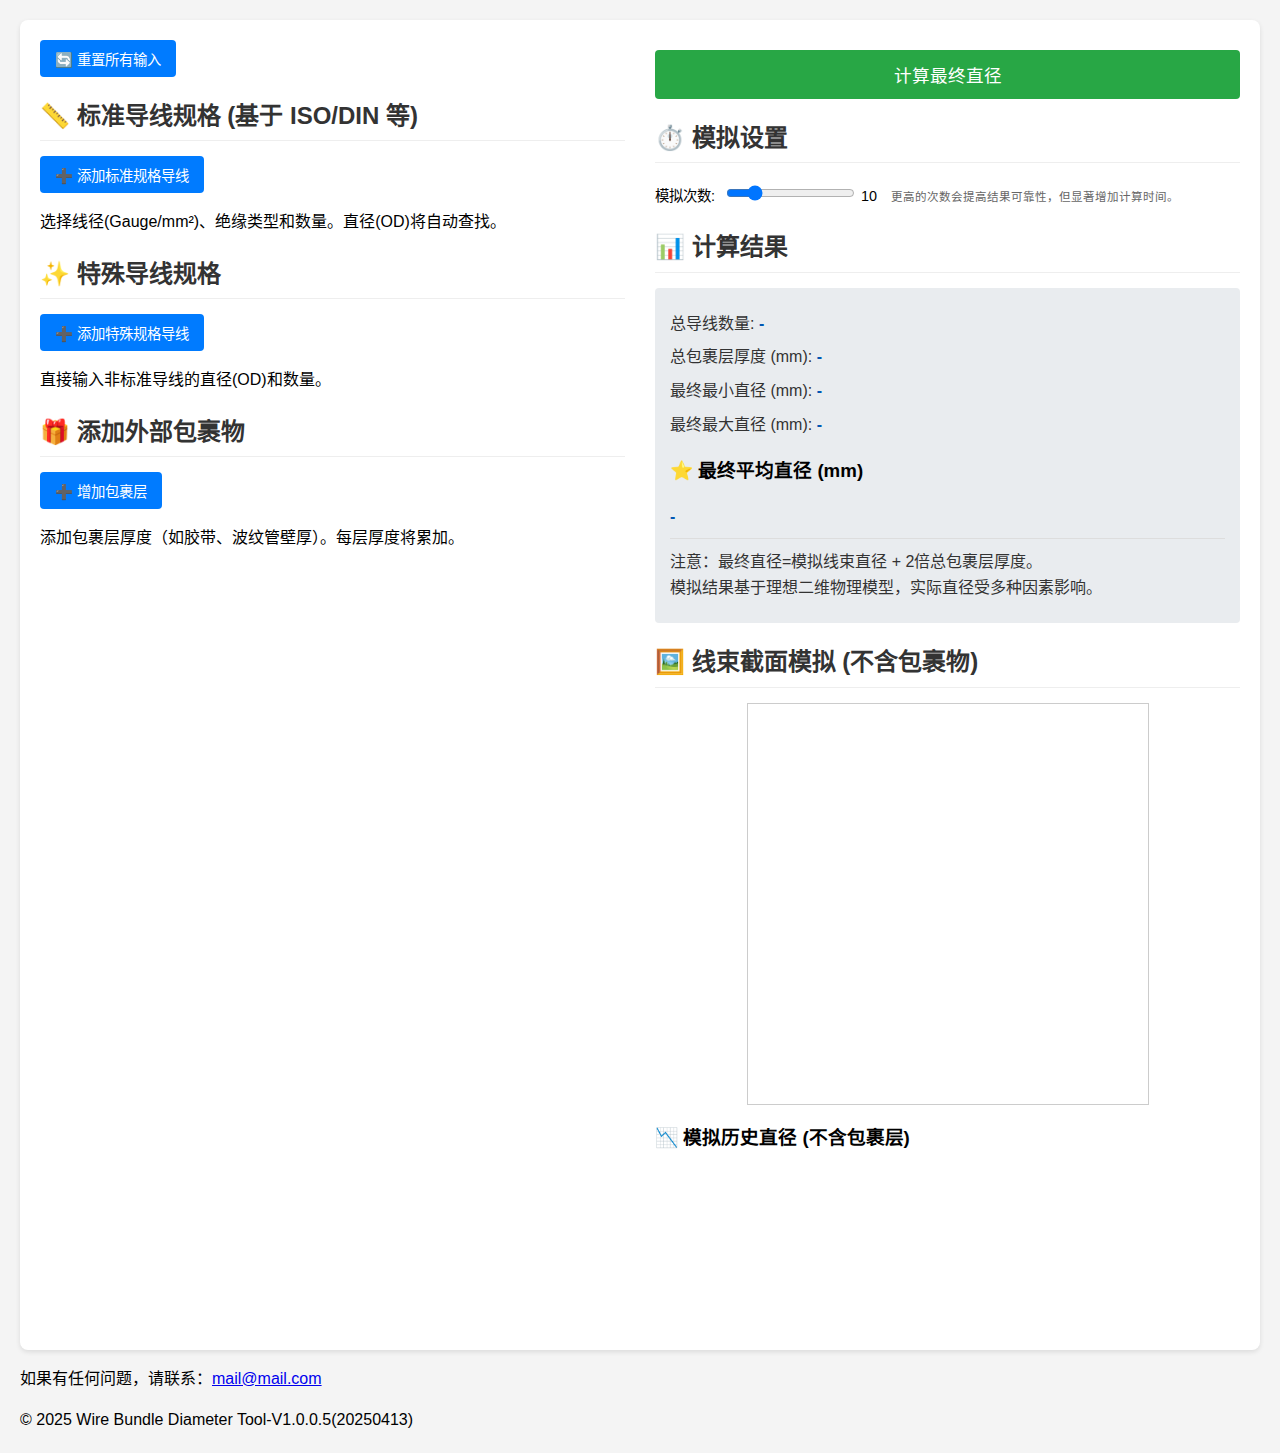
<file: Index.html>
<!DOCTYPE html>
<html lang="zh-CN">
<head>
    <meta charset="UTF-8">
    <meta name="viewport" content="width=device-width, initial-scale=1.0">
    <title>线束直径计算器 (规格选择 + 包裹物)</title>
    <link rel="stylesheet" href="style.css">
    <!-- 引入 Chart.js -->
    <script src="chart.umd.js"></script>
</head>
<body>
    <!-- H1 and Page Description Removed for brevity based on previous structure -->
    <div class="container">
        <div class="input-section">

             <!-- Standard Wire Inputs -->
                 <div class="action-buttons-container input-reset-button-container"> <!-- Added class for specific styling -->
                 <button id="reset-button" class="reset-button-prominent" title="清空所有输入和结果">
                    <span class="icon">🔄</span> 重置所有输入
                </button>
            </div>
            <h2><span class="icon">📏</span> 标准导线规格 (基于 ISO/DIN 等)</h2>
            <div class="input-controls">
                <button id="add-standard-wire-button" title="添加一种标准规格导线">
                    <span class="icon">➕</span> 添加标准规格导线
                </button>
            </div>
            <p class="input-description">选择线径(Gauge/mm²)、绝缘类型和数量。直径(OD)将自动查找。</p>
            <div id="standard-wire-inputs">
                <!-- Standard wire input rows will be added here by JS -->
            </div>


             <!-- Container for side-by-side sections -->
            <div class="horizontal-input-group">

                <!-- Special Wire Inputs -->
                <div class="input-column special-wire-section">
                    <h2><span class="icon">✨</span> 特殊导线规格</h2>
                    <div class="input-controls">
                        <button id="add-special-wire-button" title="添加一种自定义直径的导线">
                            <span class="icon">➕</span> 添加特殊规格导线
                        </button>
                    </div>
                    <p class="input-description">直接输入非标准导线的直径(OD)和数量。</p>
                    <div id="special-wire-inputs">
                         <!-- Special wire input rows will be added here by JS -->
                    </div>

                </div>

                <!-- Wrapping Inputs -->
                 <div class="input-column wrapping-section">
                    <h2><span class="icon">🎁</span> 添加外部包裹物</h2>
                    <div class="input-controls wrapping-controls">
                        <button id="add-wrapping-layer-button" title="添加一层包裹物及其厚度">
                            <span class="icon">➕</span> 增加包裹层
                        </button>
                    </div>
                     <p class="input-description">添加包裹层厚度（如胶带、波纹管壁厚）。每层厚度将累加。</p>
                    <div id="wrapping-inputs">
                         <!-- Wrapping input rows will be added here by JS -->
                    </div>

                </div>

            </div> <!-- End of horizontal-input-group -->

        </div> <!-- End input-section -->

        <div class="output-section">
            <!-- Container for Calculate Button -->
            <div class="action-buttons-container output-calculate-button-container"> <!-- Added class -->
                <button id="calculate-button">
                    <span id="calculate-button-text">计算最终直径</span>
                    <div id="loading-indicator" class="spinner" style="display: none;"></div>
                </button>
                <div id="input-error" class="error-message" style="display: none;"></div>
            </div>

             <!-- Simulation Options -->
             <h2><span class="icon">⏱️</span> 模拟设置</h2>
            <div class="simulation-options">
                <label for="num-simulations-slider" title="模拟次数越多，结果统计越可靠，但计算时间越长。">模拟次数:</label>
                <input type="range" id="num-simulations-slider" value="10" min="1" max="50" step="1">
                <span id="num-simulations-value" class="slider-value">10</span>
                 <span class="tooltip">更高的次数会提高结果可靠性，但显著增加计算时间。</span>
            </div>

            <!-- Container for side-by-side output layout -->
            <div class="output-layout-container">

                <!-- Column 1: Results -->
                <div class="results-column">

                    <!-- Moved Results Title and Toggle Button Here -->
                    <div class="results-header">
                        <h2><span class="icon">📊</span> 计算结果</h2>
                        <button id="toggle-chart-button" class="toggle-chart-button" title="显示/隐藏模拟历史记录" style="display: none;"> <!-- Initially hidden -->
                            <span class="icon">📈</span> 详细数据
                        </button>
                    </div>

                    <div id="results">
                        <p title="所有输入导线的总和 (数量>0)">总导线数量: <span id="total-wires">-</span></p>
                        <p title="所有包裹层厚度之和">总包裹层厚度 (mm): <span id="total-wrapping-thickness">-</span></p>
                        <p title="多次模拟得到的最小线束直径 + (2 * 总包裹层厚度)">最终最小直径 (mm): <span id="min-od">-</span></p>
                        <p title="多次模拟得到的最大线束直径 + (2 * 总包裹层厚度)">最终最大直径 (mm): <span id="max-od">-</span></p>
                        <!-- Highlighted Average Diameter moved inside results -->
                        <div id="average-diameter-highlight">
                            <h3><span class="icon">⭐</span> 最终平均直径 (mm)</h3> <!-- Modified title -->
                            <p title="多次模拟得到的平均线束直径 + (2 * 总包裹层厚度)">
                                <span id="avg-od">-</span>
                            </p>
                        </div>
                        <p class="results-note note">注意：最终直径=模拟线束直径 + 2倍总包裹层厚度。</br>模拟结果基于理想二维物理模型，实际直径受多种因素影响。</p>
                    </div>
                </div> <!-- End results-column -->
                <!-- Column 2: Simulation Visualization -->
                <div class="simulation-column">
                    <h2><span class="icon">🖼️</span> 线束截面模拟 (不含包裹物)</h2>
                    <canvas id="packing-canvas" width="400" height="400"></canvas>
                </div> <!-- End simulation-column -->

            </div> <!-- End output-layout-container -->
            <!-- NEW: Chart Container (Initially hidden) -->
             <div id="simulation-chart-container" class="simulation-chart-container hidden">
                <h3><span class="icon">📉</span> 模拟历史直径 (不含包裹层)</h3>
                <canvas id="simulation-history-chart"></canvas>
             </div>
        </div> <!-- End output-section -->
    </div> <!-- End container -->

<footer class="footer">
    <p>如果有任何问题，请联系：<a href="mailto:mail@mail.com">mail@mail.com</a></p>
    <p>© 2025 Wire Bundle Diameter Tool-V1.0.0.5(20250413)</p>    
</footer>
    <!-- <script src="wireData.js"></script> -->
    <script src="simulation.js"></script>
</body>
</html>
</file>
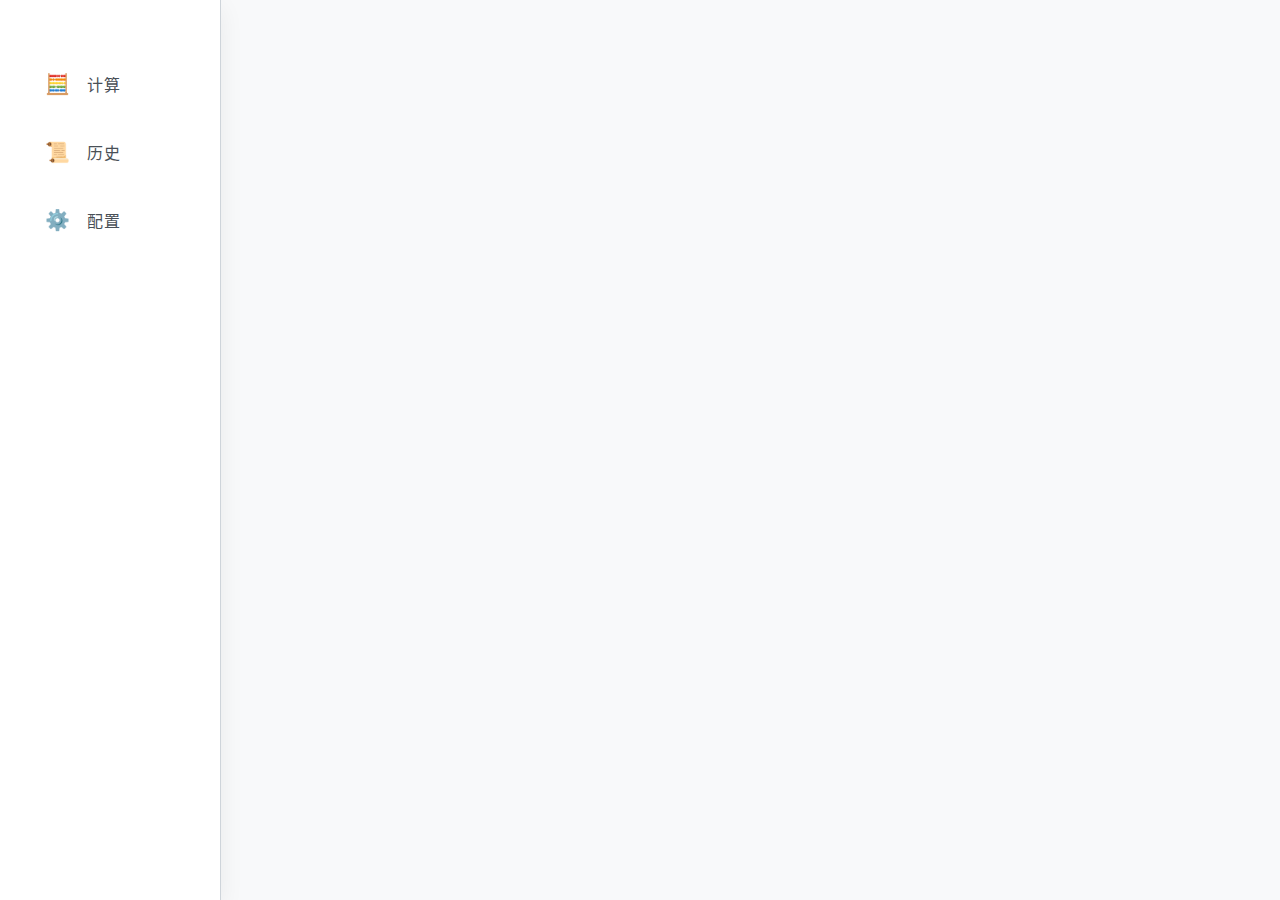
<file: popup.html>
<!DOCTYPE html>
<html lang="zh-CN">
<head>
  <meta charset="UTF-8">
  <meta name="viewport" content="width=1600, initial-scale=1.0">
  <title data-i18n="appTitle">线束直径计算工具</title>
  <link rel="stylesheet" href="src/styles/main.css">
</head>
<body>
  <div class="main-container">
    <aside class="sidebar" id="sidebar">
      <button id="btn-calc"><span class="emoji">🧮</span><span class="text" data-i18n="sidebar_button_calc">计算</span></button>
      <button id="btn-history"><span class="emoji">📜</span><span class="text" data-i18n="sidebar_button_history">历史</span></button>
      <button id="btn-config"><span class="emoji">⚙️</span><span class="text" data-i18n="sidebar_button_config">配置</span></button>
      <button id="btn-help" title="帮助文档"></button>
      <button id="btn-language" class="language-switcher" title="语言切换"></button>
        <div id="version-display" class="version-info"></div>
      </aside>
    <div class="sidebar-divider">
      <button class="mini-collapse-btn" id="collapseBtn" title="收起/展开侧边栏"></button>
    </div>
    <section class="content">
      <div id="main-content"></div>
    </section>
  </div>
  <!-- 兼容路径：Chart.js 由 UMD 全局注入；组件已封装，可后续移除 -->
  <script src="src/vendor/chart.umd.js"></script>
  <!-- 页面截图库：html2canvas（本地） -->
  <script src="src/vendor/html2canvas.min.js"></script>
  <script src="src/pages/Popup.js" type="module"></script>
</body>
</html>
</file>
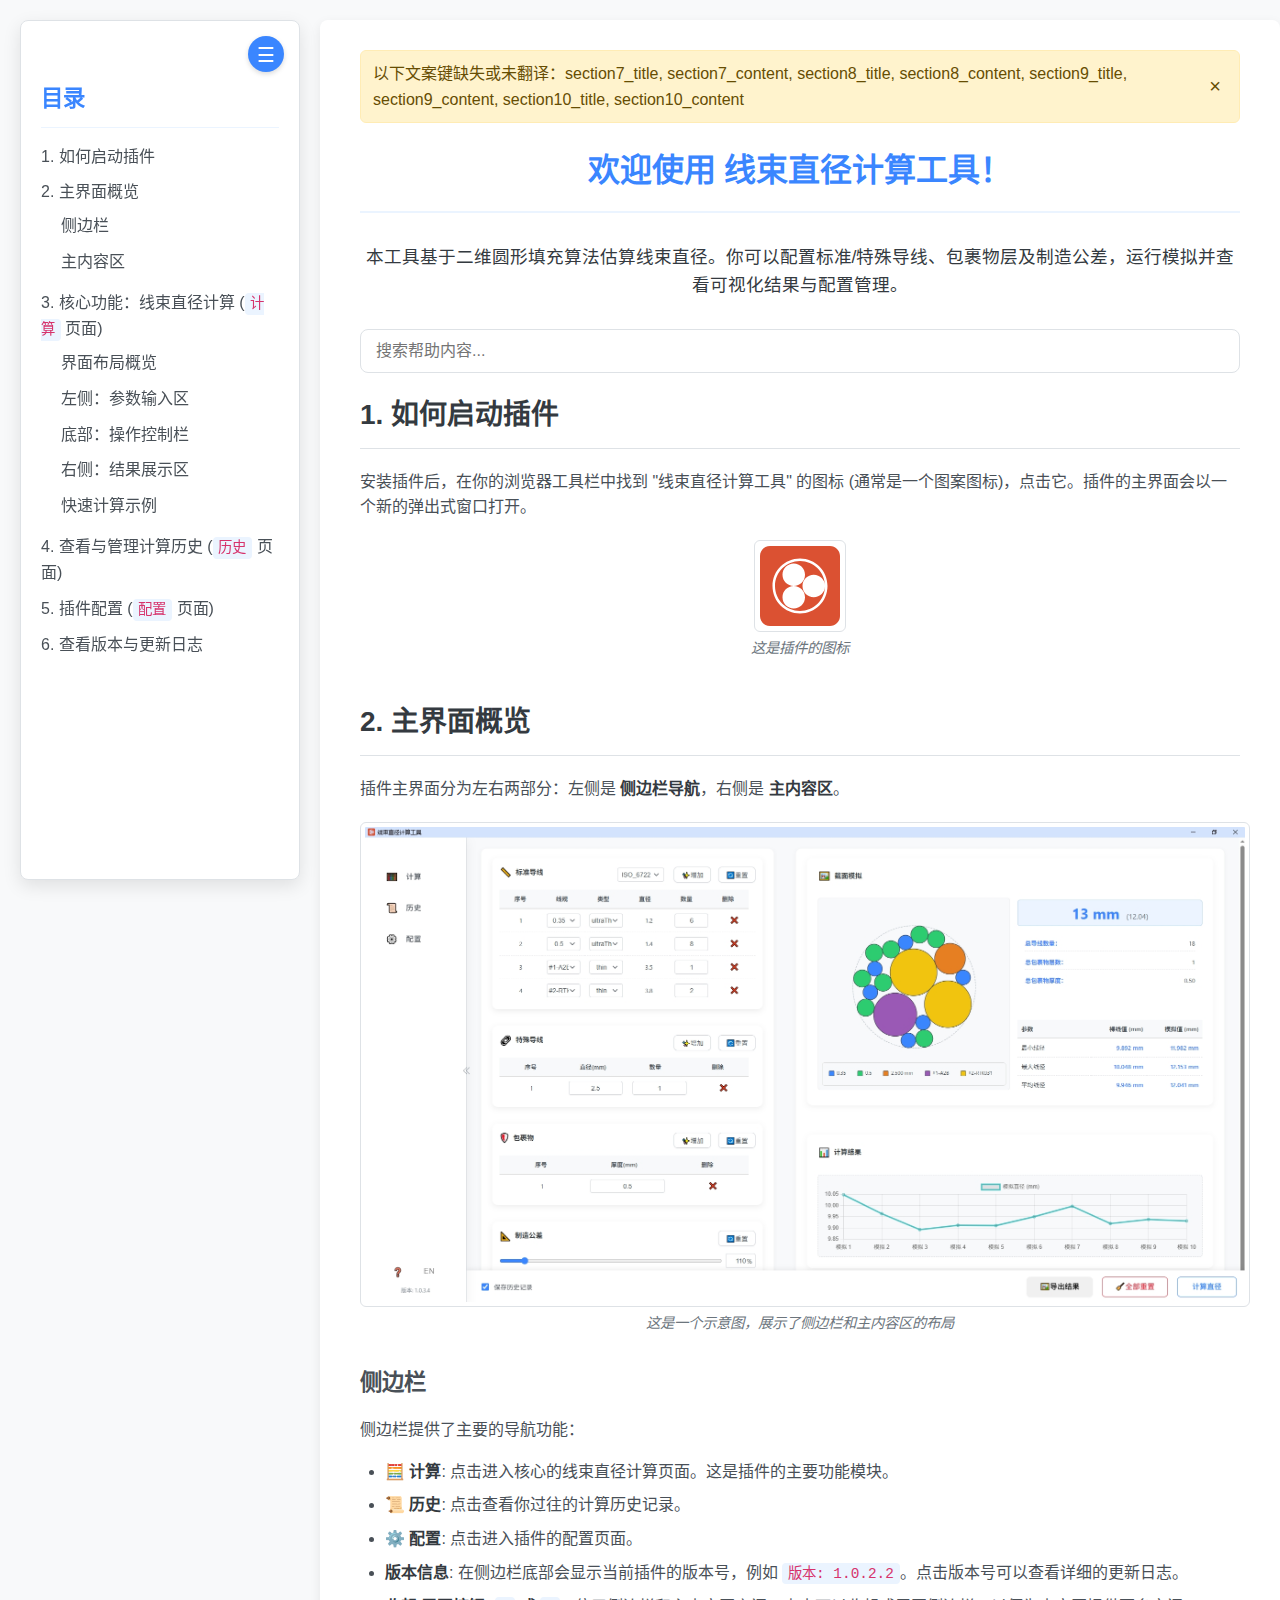
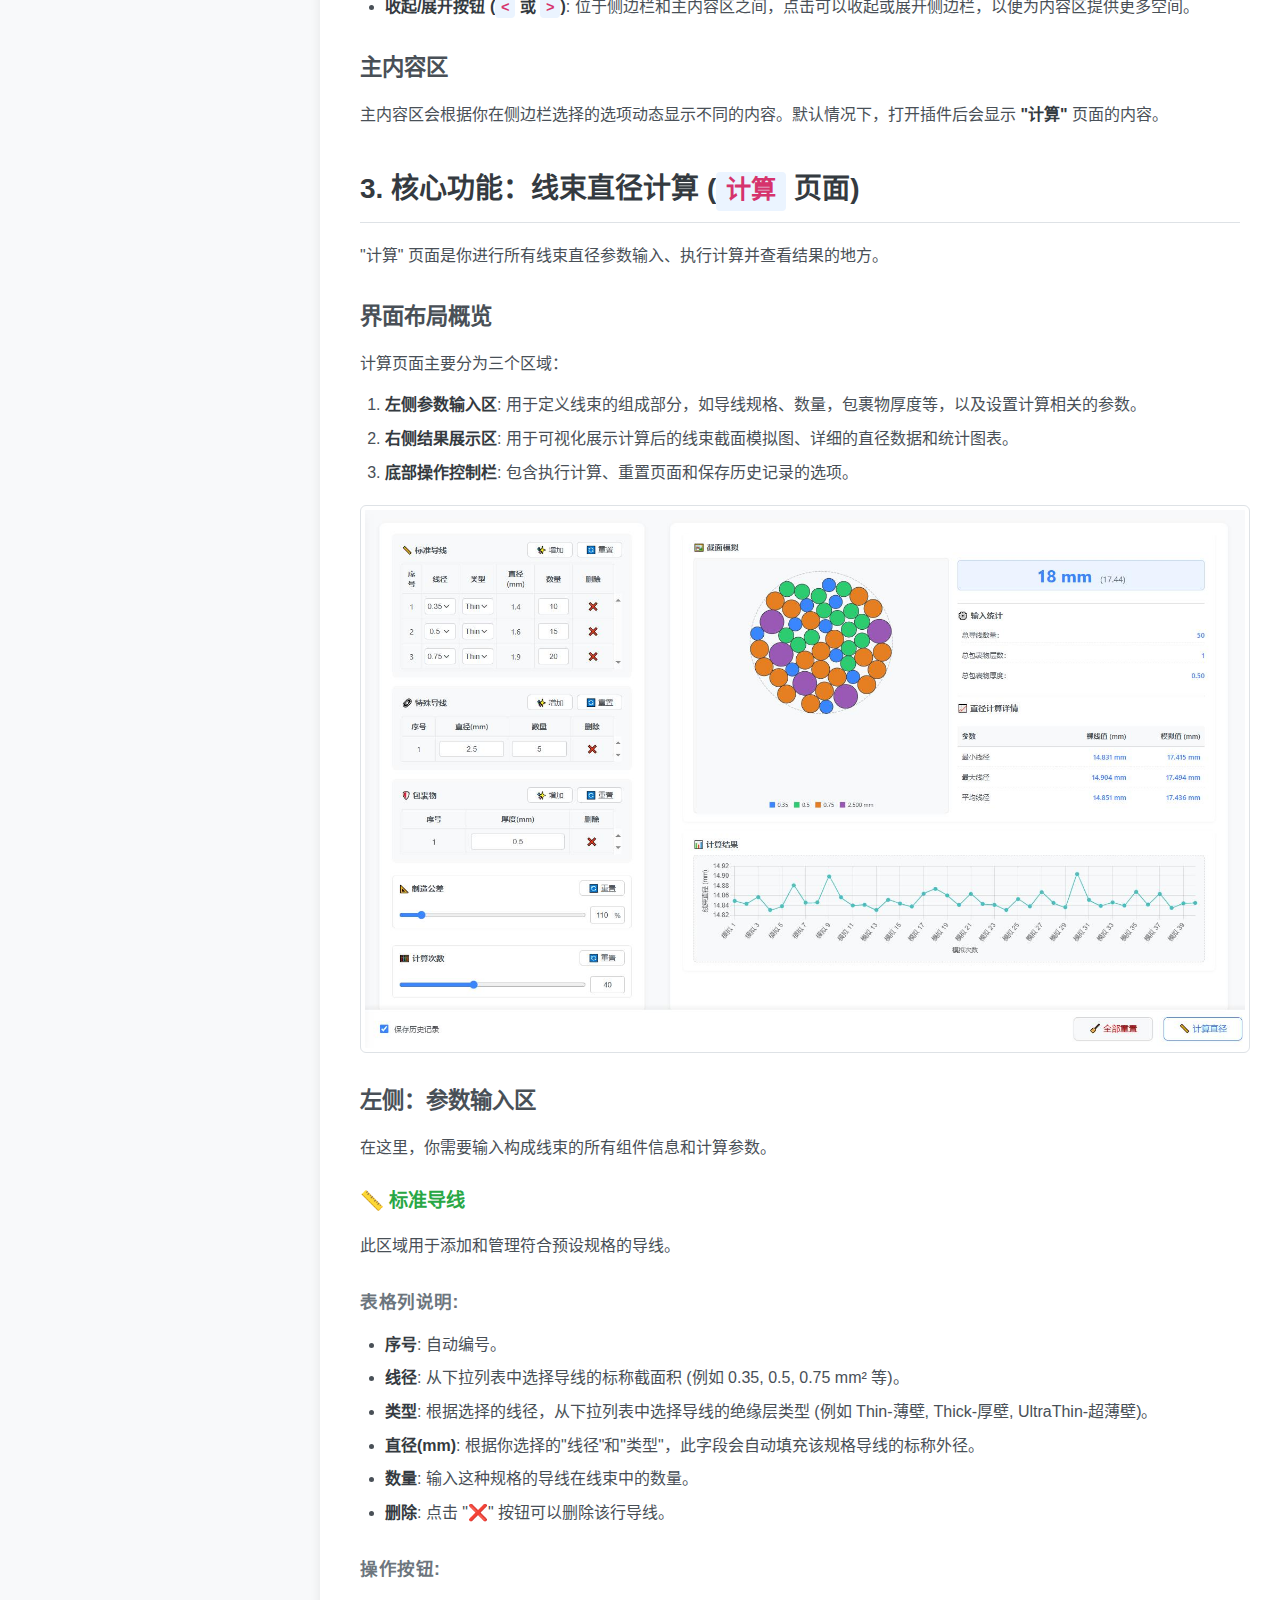
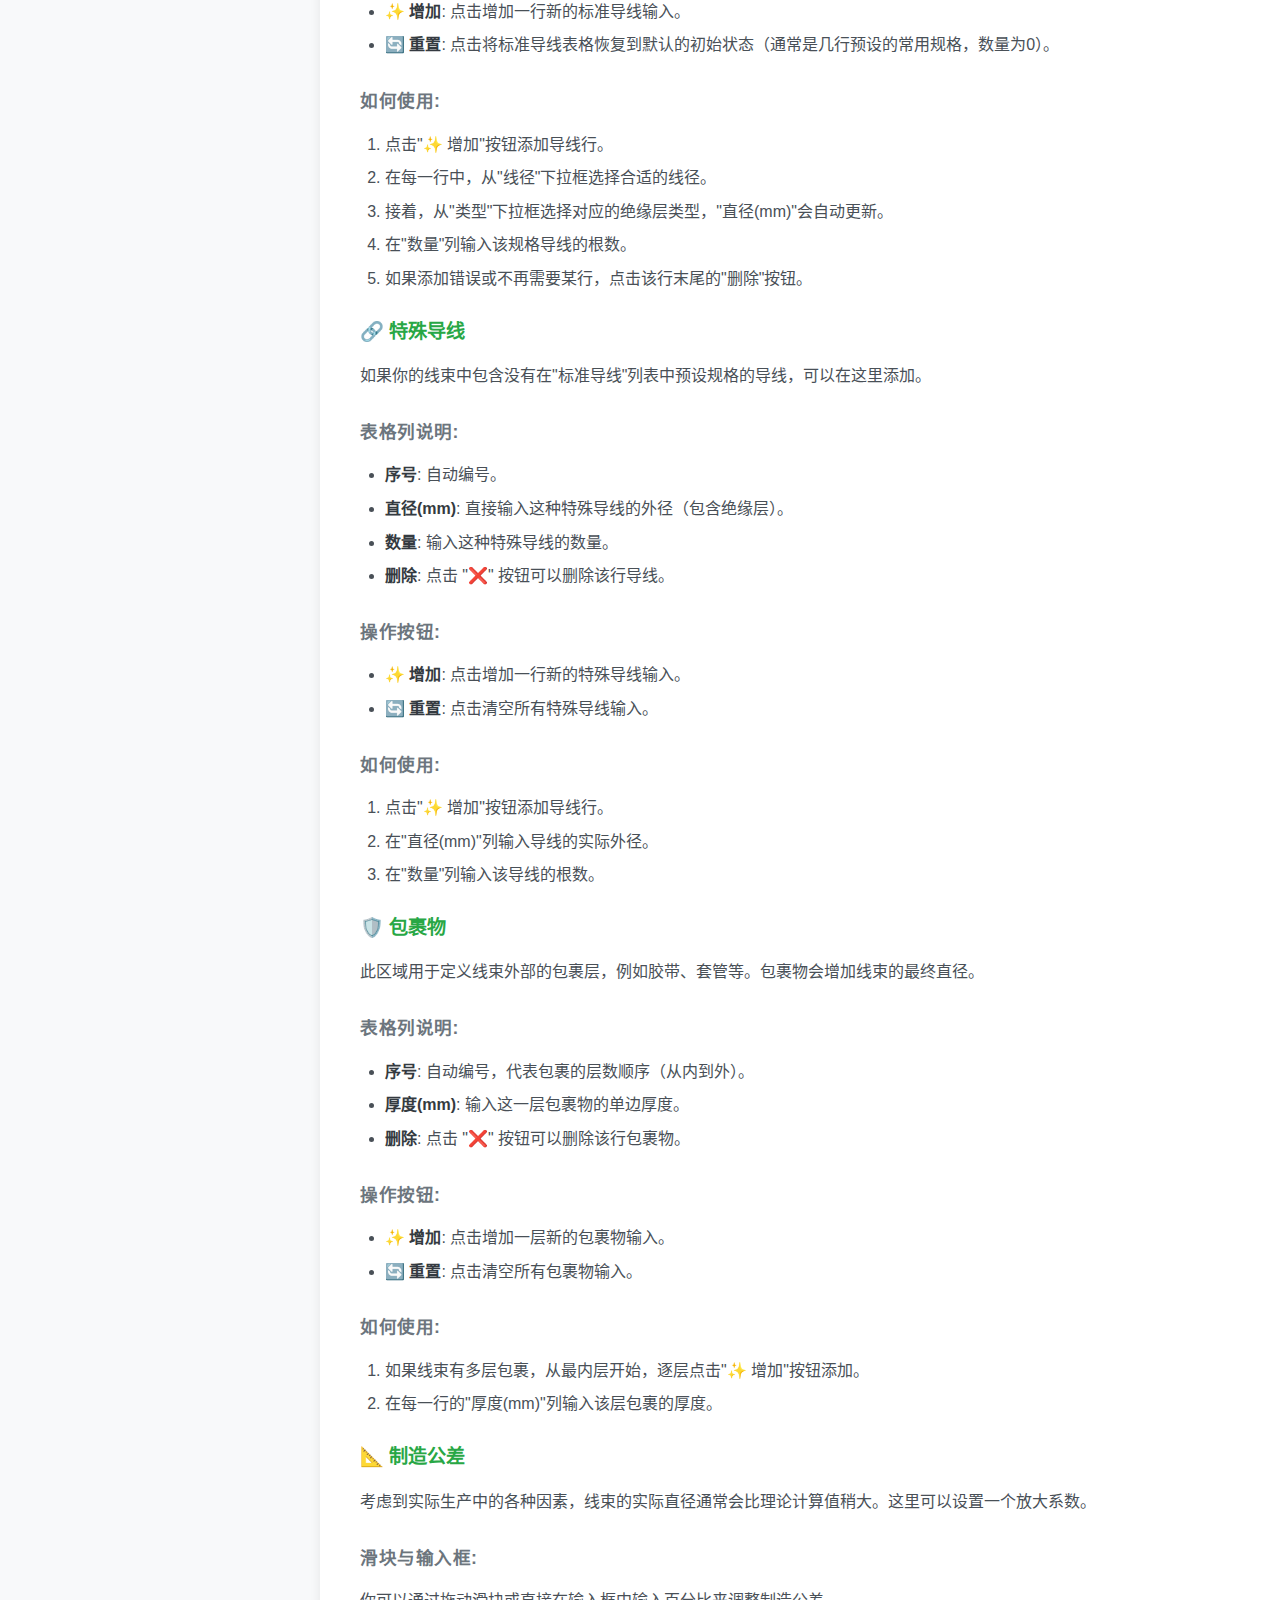
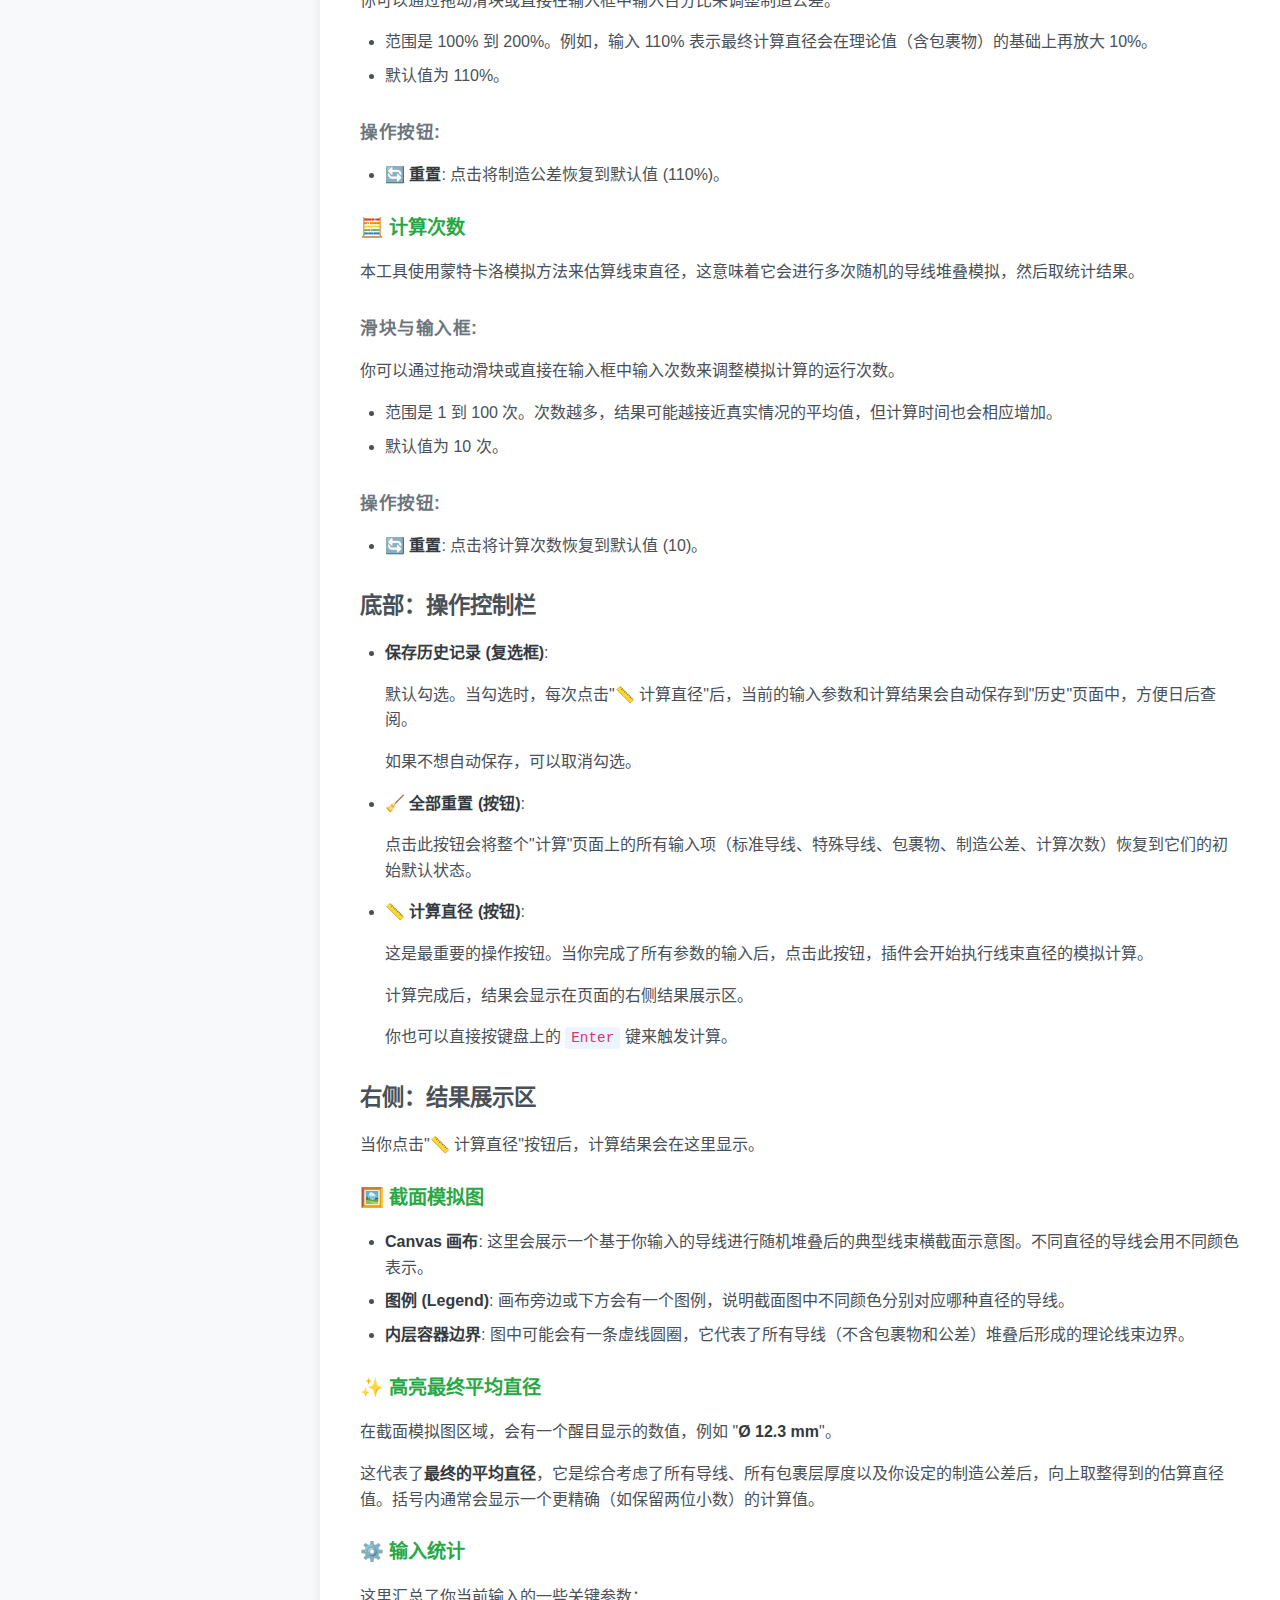
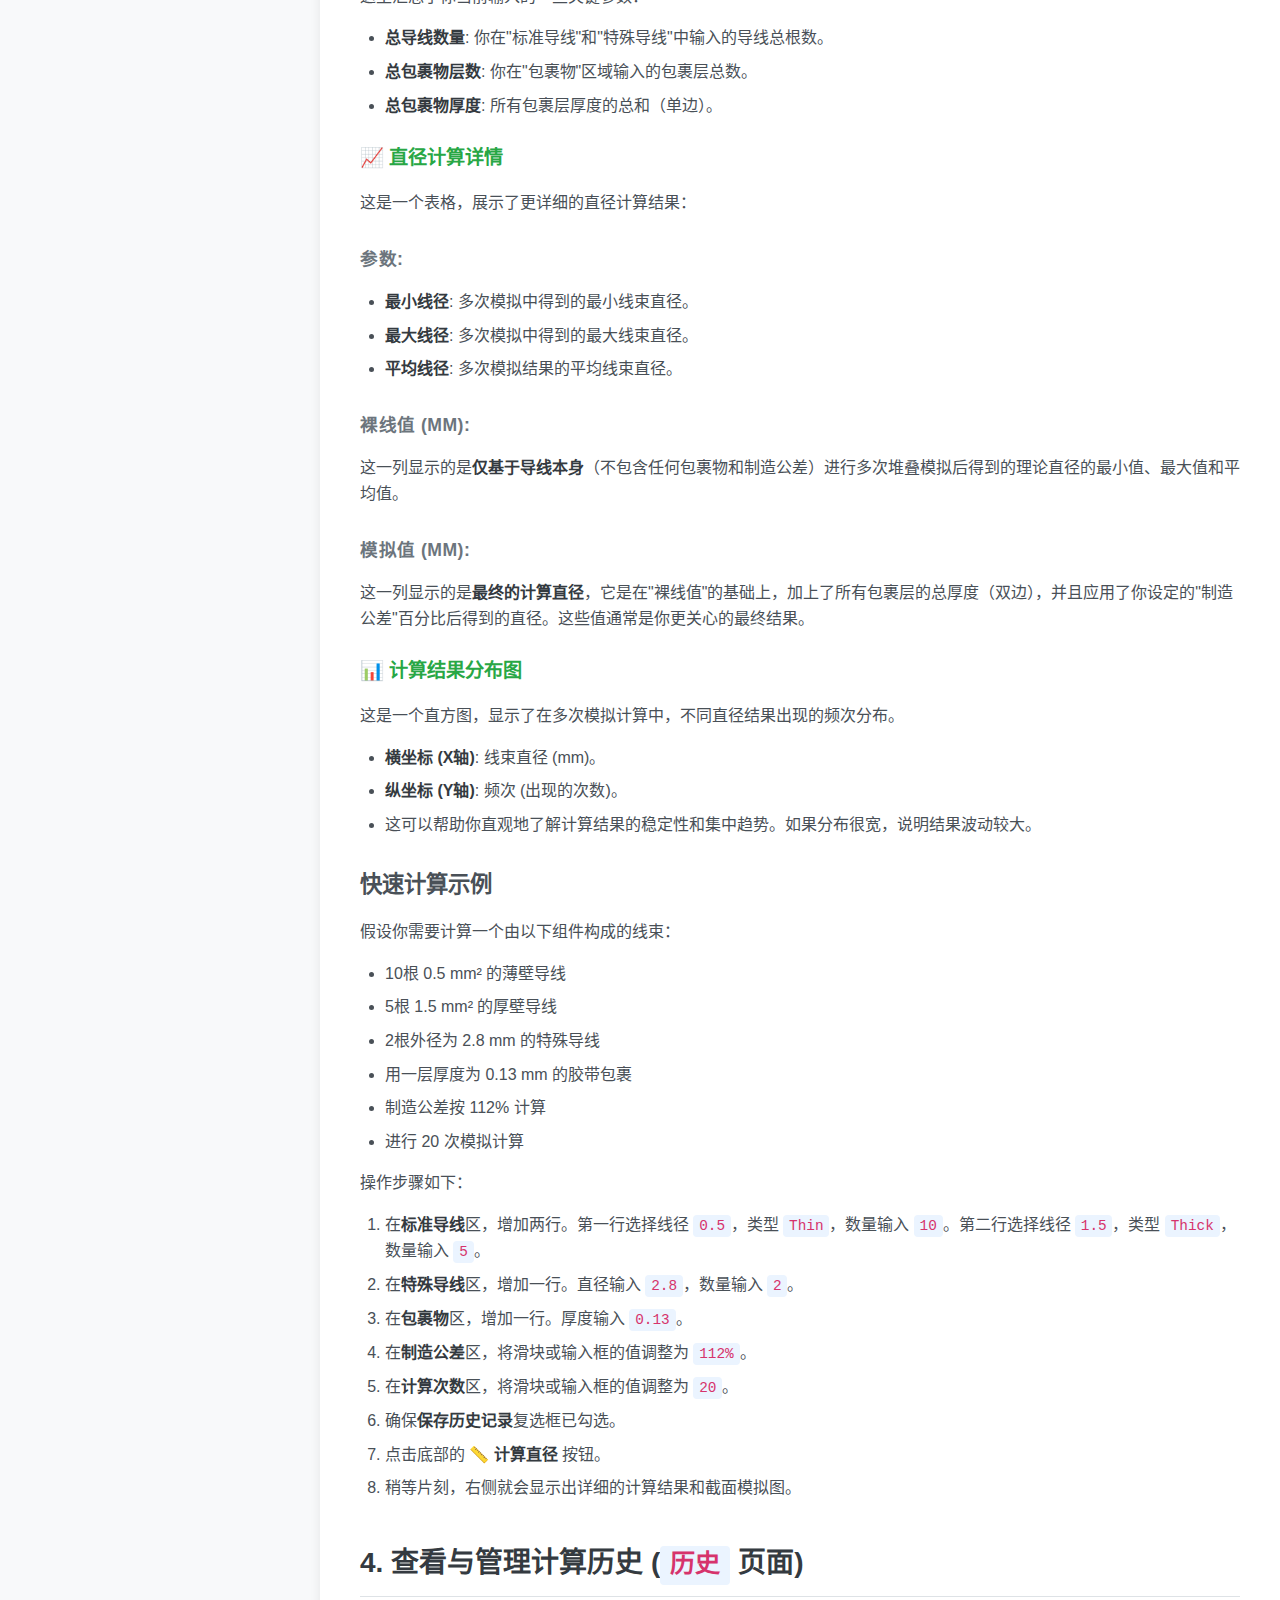
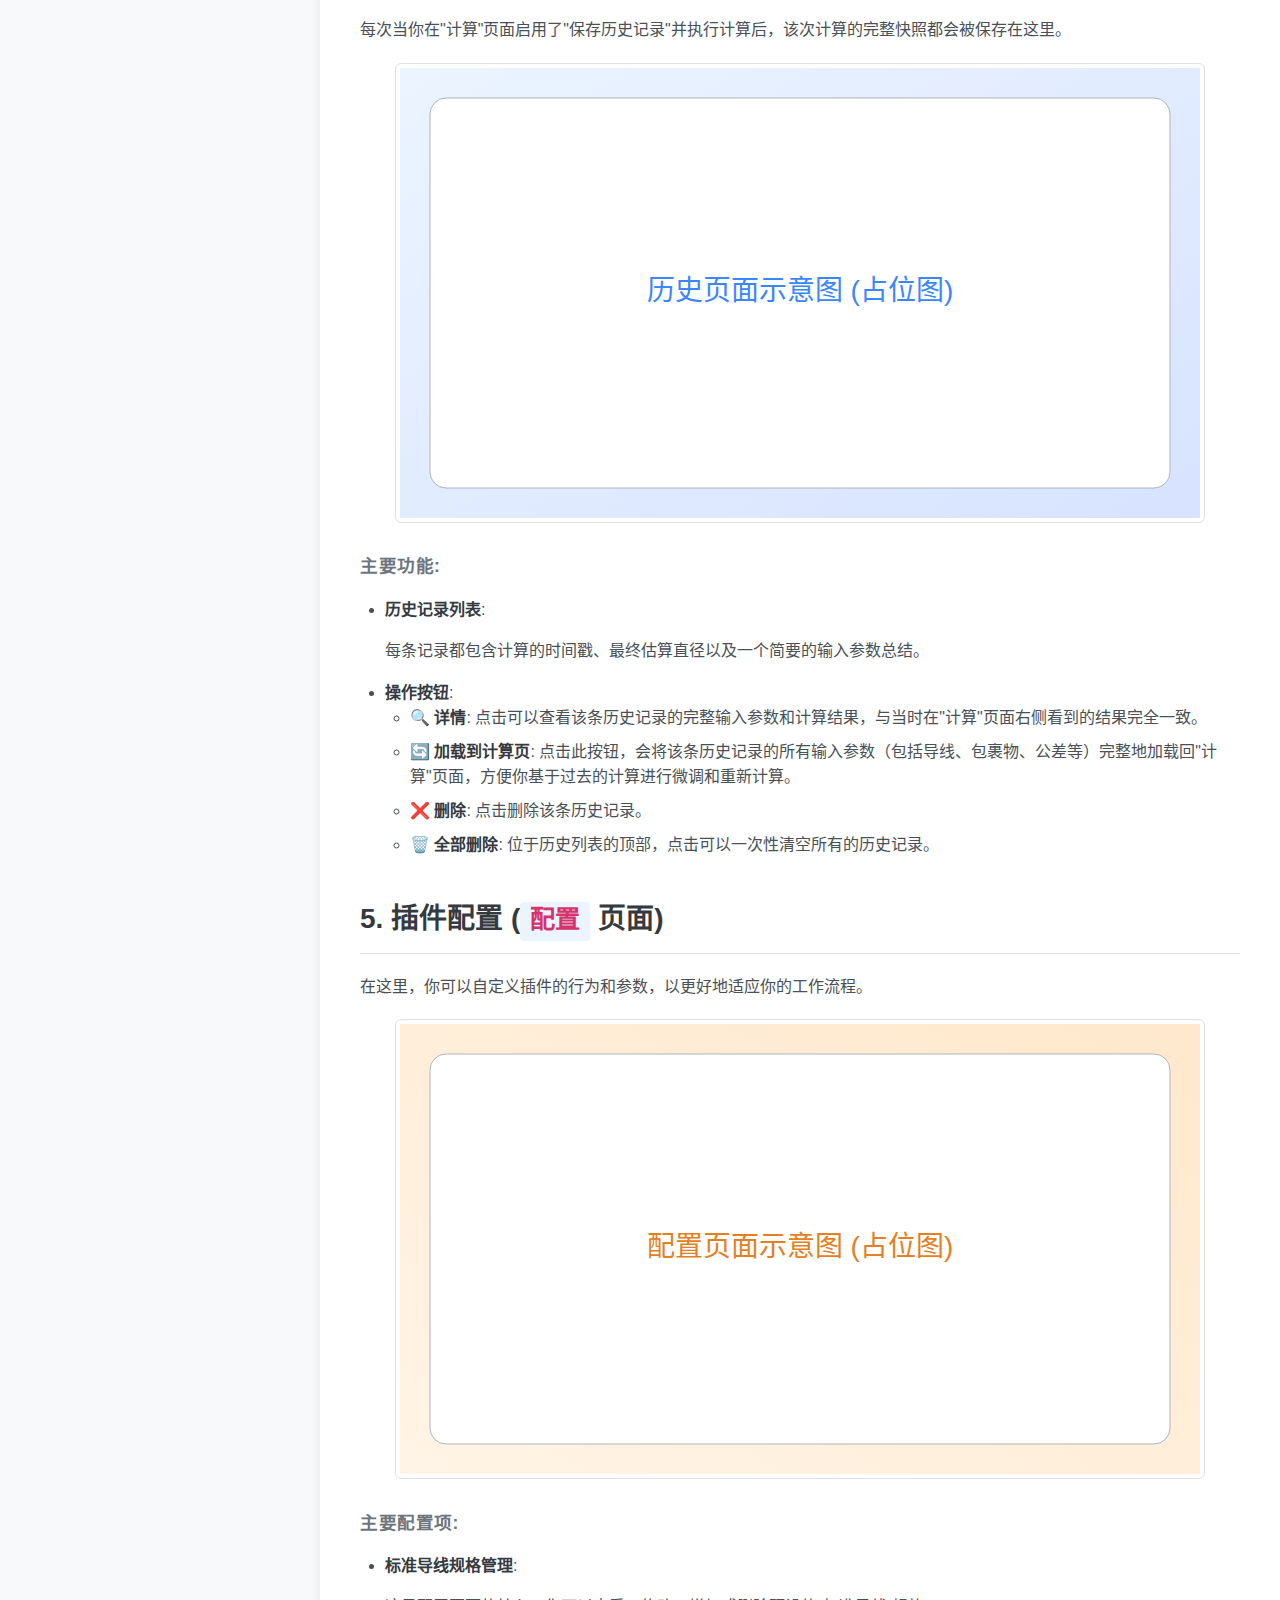
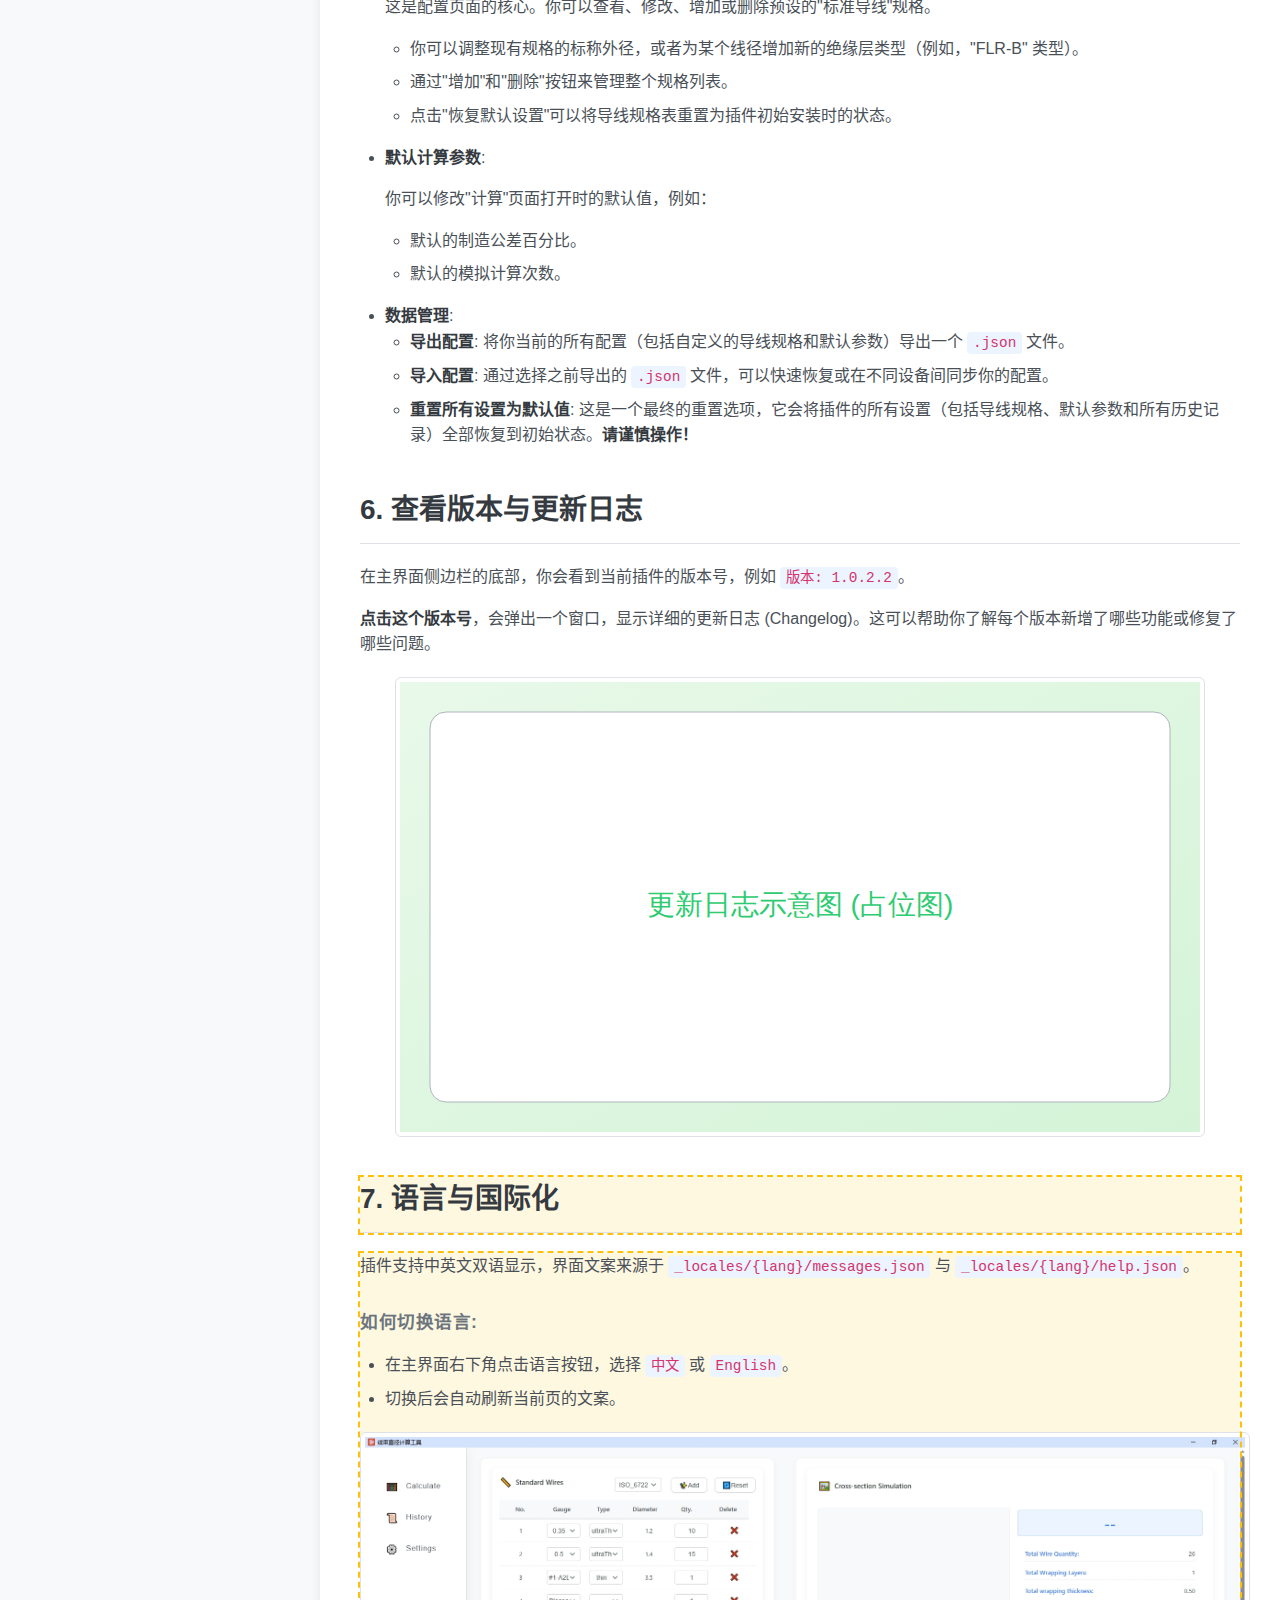
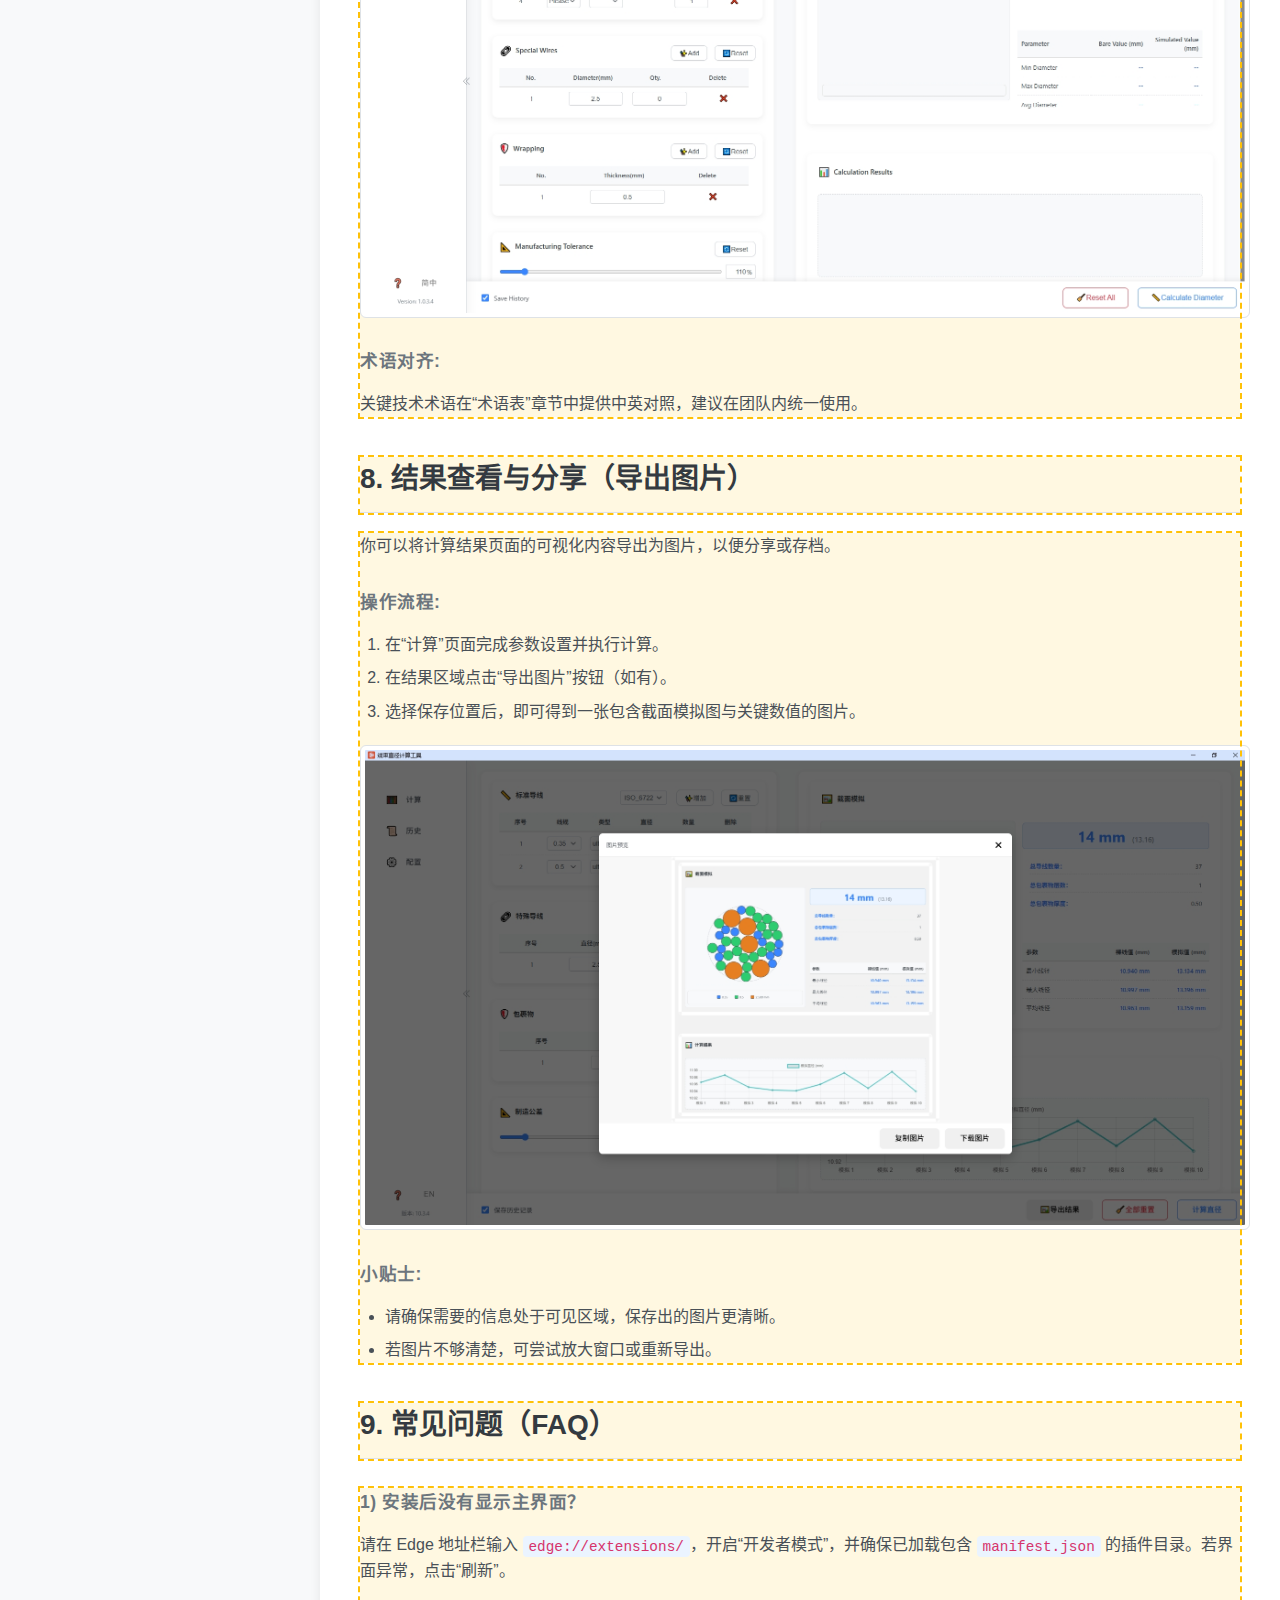
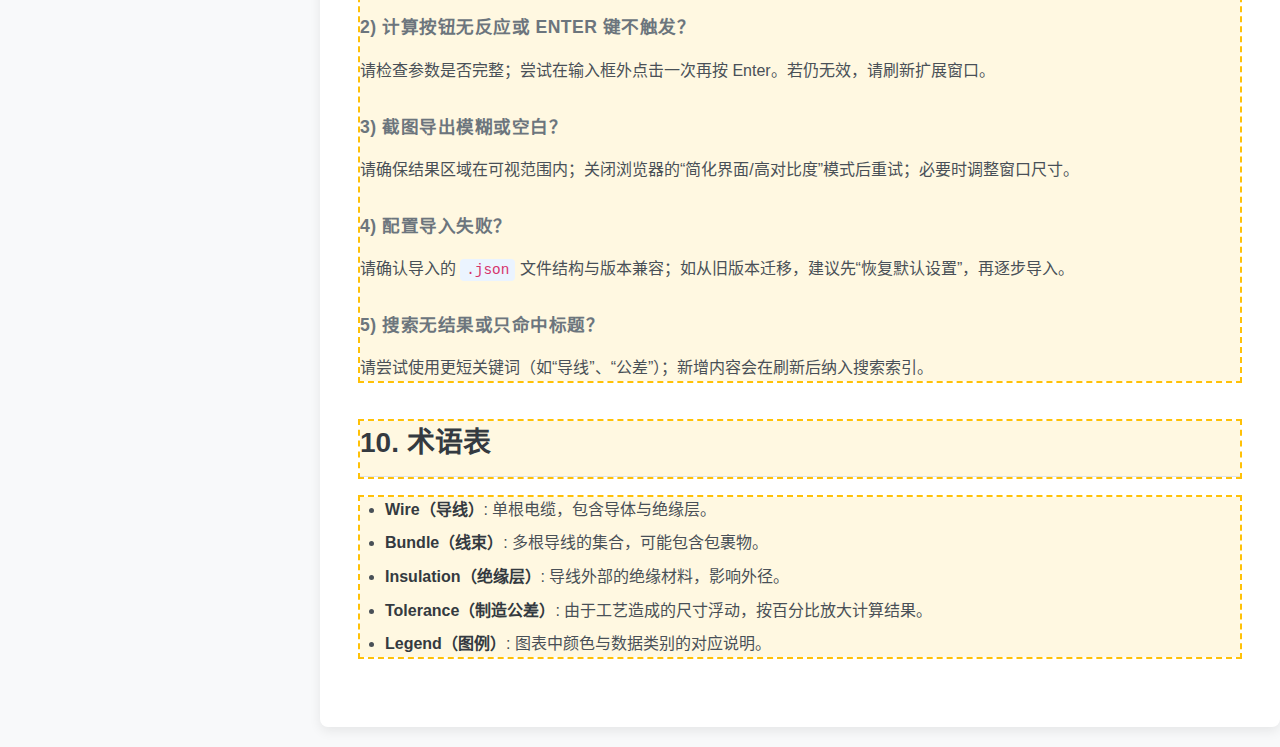
<file: src/pages/help/help.html>
<!DOCTYPE html>
<html lang="zh-CN">
<head>
    <meta charset="UTF-8">
    <meta name="viewport" content="width=device-width, initial-scale=1.0">
    <title data-i18n-key="help_title">线束直径计算工具 - 帮助文档</title>
    <link rel="stylesheet" href="./help.css">
</head>
<body>
    <div class="help-container">
        <header>
            <h1 data-i18n-key="welcome_title">欢迎使用 线束直径计算工具！</h1>
        </header>

        <section id="intro">
            <p data-i18n-key="intro_p1">本工具是一款基于二维圆形填充算法的线束直径估算插件。它可以帮助你根据输入的多种规格导线、包裹物层数和厚度，通过模拟计算来估算线束的最终直径，并提供可视化结果和配置管理功能。</p>
        </section>

        <div class="search-container">
            <input type="text" id="search-input" placeholder="搜索帮助内容..." data-i18n-key="search_placeholder" data-i18n-ph-key="search_placeholder_text">
            <button id="clear-search">&times;</button>
        </div>

        <nav id="toc">
            <button id="toc-toggle-btn">☰</button>
            
            <h2 data-i18n-key="toc_title">目录</h2>
            <div id="search-results" class="search-results"></div>
            <ul id="toc-list" data-i18n-key="toc_list">
                <li><a href="#section1">1. 如何启动插件</a></li>
                <li><a href="#section2">2. 主界面概览</a>
                    <ul>
                        <li><a href="#section2-1">侧边栏</a></li>
                        <li><a href="#section2-2">主内容区</a></li>
                    </ul>
                </li>
                <li><a href="#section3">3. 核心功能：线束直径计算 (<code>计算</code> 页面)</a>
                    <ul>
                        <li><a href="#section3-1">界面布局概览</a></li>
                        <li><a href="#section3-2">左侧：参数输入区</a>
                            <ul>
                                <li><a href="#section3-2-1">标准导线</a></li>
                                <li><a href="#section3-2-2">特殊导线</a></li>
                                <li><a href="#section3-2-3">包裹物</a></li>
                                <li><a href="#section3-2-4">制造公差</a></li>
                                <li><a href="#section3-2-5">计算次数</a></li>
                            </ul>
                        </li>
                        <li><a href="#section3-3">底部：操作控制栏</a></li>
                        <li><a href="#section3-4">右侧：结果展示区</a>
                            <ul>
                                <li><a href="#section3-4-1">截面模拟图</a></li>
                                <li><a href="#section3-4-2">高亮最终平均直径</a></li>
                                <li><a href="#section3-4-3">输入统计</a></li>
                                <li><a href="#section3-4-4">直径计算详情</a></li>
                                <li><a href="#section3-4-5">计算结果分布图</a></li>
                            </ul>
                        </li>
                        <li><a href="#section3-5">快速计算示例</a></li>
                    </ul>
                </li>
                <li><a href="#section4">4. 查看与管理计算历史 (<code>历史</code> 页面)</a></li>
                <li><a href="#section5">5. 插件配置 (<code>配置</code> 页面)</a></li>
                <li><a href="#section6">6. 查看版本与更新日志</a></li>
            </ul>
        </nav>

        <main>
            <section id="section1">
                <h2 data-i18n-key="section1_title">1. 如何启动插件</h2>
                <p data-i18n-key="section1_p1">安装插件后，在你的浏览器工具栏中找到 "线束直径计算工具" 的图标 (通常是一个图案图标)，点击它。插件的主界面会以一个新的弹出式窗口打开。</p>
                <svg class="plugin-icon-help-page" viewBox="0 0 1024 1024" version="1.1" xmlns="http://www.w3.org/2000/svg" p-id="1289" xmlns:xlink="http://www.w3.org/1999/xlink">
                    <path d="M512 192C336 192 192 336 192 512s144 320 320 320 320-144 320-320c0 80-64 144-144 144S544 592 544 512s64-144 144-144 144 64 144 144c0-176-144-320-320-320z m-80 320c80 0 144 64 144 144S512 800 432 800 288 736 288 656s64-144 144-144C352 512 288 448 288 368S352 224 432 224 576 288 576 368 512 512 432 512z" fill="#DB5132" p-id="1290"></path>
                    <path d="M896 0H128C57.6 0 0 57.6 0 128v768c0 70.4 57.6 128 128 128h768c70.4 0 128-57.6 128-128V128c0-70.4-57.6-128-128-128zM512 864C316.8 864 160 707.2 160 512S316.8 160 512 160s352 156.8 352 352-156.8 352-352 352z" fill="#DB5132" p-id="1291"></path>
                </svg>
                <p class="caption" data-i18n-key="section1_caption1"><em>这是插件的图标</em></p>
            </section>

            <section id="section2">
                <h2 data-i18n-key="section2_title">2. 主界面概览</h2>
                <p data-i18n-key="section2_p1">插件主界面分为左右两部分：左侧是 <strong>侧边栏导航</strong>，右侧是 <strong>主内容区</strong>。</p>
                <img src="./assets/img1.jpg" alt="主界面概览图">
                <p class="caption" data-i18n-key="section2_caption1"><em>这是一个示意图，展示了侧边栏和主内容区的布局</em></p>

                <h3 id="section2-1" data-i18n-key="section2-1_title">侧边栏</h3>
                <div data-i18n-key="section2-1_content">
                    <p>侧边栏提供了主要的导航功能：</p>
                    <ul>
                        <li><strong><span class="emoji">🧮</span> 计算</strong>: 点击进入核心的线束直径计算页面。这是插件的主要功能模块。</li>
                        <li><strong><span class="emoji">📜</span> 历史</strong>: 点击查看你过往的计算历史记录。</li>
                        <li><strong><span class="emoji">⚙️</span> 配置</strong>: 点击进入插件的配置页面。</li>
                        <li><strong>版本信息</strong>: 在侧边栏底部会显示当前插件的版本号，例如 <code>版本: 1.0.2.2</code>。点击版本号可以查看详细的更新日志。</li>
                        <li><strong>收起/展开按钮 (<code>&lt;</code> 或 <code>&gt;</code>)</strong>: 位于侧边栏和主内容区之间，点击可以收起或展开侧边栏，以便为内容区提供更多空间。</li>
                    </ul>
                </div>

                <h3 id="section2-2" data-i18n-key="section2-2_title">主内容区</h3>
                <p data-i18n-key="section2-2_p1">主内容区会根据你在侧边栏选择的选项动态显示不同的内容。默认情况下，打开插件后会显示 <strong>"计算"</strong> 页面的内容。</p>
            </section>

            <section id="section3">
                <h2 data-i18n-key="section3_title">3. 核心功能：线束直径计算 (<code>计算</code> 页面)</h2>
                <p data-i18n-key="section3_p1">"计算" 页面是你进行所有线束直径参数输入、执行计算并查看结果的地方。</p>

                <h3 id="section3-1" data-i18n-key="section3-1_title">界面布局概览</h3>
                <div data-i18n-key="section3-1_content">
                    <p>计算页面主要分为三个区域：</p>
                    <ol>
                        <li><strong>左侧参数输入区</strong>: 用于定义线束的组成部分，如导线规格、数量，包裹物厚度等，以及设置计算相关的参数。</li>
                        <li><strong>右侧结果展示区</strong>: 用于可视化展示计算后的线束截面模拟图、详细的直径数据和统计图表。</li>
                        <li><strong>底部操作控制栏</strong>: 包含执行计算、重置页面和保存历史记录的选项。</li>
                    </ol>
                </div>
                <img src="./assets/img2.jpg" alt="计算页面布局示意图">

                <h3 id="section3-2" data-i18n-key="section3-2_title">左侧：参数输入区</h3>
                <p data-i18n-key="section3-2_p1">在这里，你需要输入构成线束的所有组件信息和计算参数。</p>

                <h4 id="section3-2-1" data-i18n-key="section3-2-1_title"><span class="emoji">📏</span> 标准导线</h4>
                <div data-i18n-key="section3-2-1_content">
                    <p>此区域用于添加和管理符合预设规格的导线。</p>
                    <h5>表格列说明:</h5>
                    <ul>
                        <li><strong>序号</strong>: 自动编号。</li>
                        <li><strong>线径</strong>: 从下拉列表中选择导线的标称截面积 (例如 0.35, 0.5, 0.75 mm² 等)。</li>
                        <li><strong>类型</strong>: 根据选择的线径，从下拉列表中选择导线的绝缘层类型 (例如 Thin-薄壁, Thick-厚壁, UltraThin-超薄壁)。</li>
                        <li><strong>直径(mm)</strong>: 根据你选择的"线径"和"类型"，此字段会自动填充该规格导线的标称外径。</li>
                        <li><strong>数量</strong>: 输入这种规格的导线在线束中的数量。</li>
                        <li><strong>删除</strong>: 点击 "<span class="emoji">❌</span>" 按钮可以删除该行导线。</li>
                    </ul>
                    <h5>操作按钮:</h5>
                    <ul>
                        <li><strong><span class="emoji">✨</span> 增加</strong>: 点击增加一行新的标准导线输入。</li>
                        <li><strong><span class="emoji">🔄</span> 重置</strong>: 点击将标准导线表格恢复到默认的初始状态（通常是几行预设的常用规格，数量为0）。</li>
                    </ul>
                    <h5>如何使用:</h5>
                    <ol>
                        <li>点击"<span class="emoji">✨</span> 增加"按钮添加导线行。</li>
                        <li>在每一行中，从"线径"下拉框选择合适的线径。</li>
                        <li>接着，从"类型"下拉框选择对应的绝缘层类型，"直径(mm)"会自动更新。</li>
                        <li>在"数量"列输入该规格导线的根数。</li>
                        <li>如果添加错误或不再需要某行，点击该行末尾的"删除"按钮。</li>
                    </ol>
                </div>

                <h4 id="section3-2-2" data-i18n-key="section3-2-2_title"><span class="emoji">🔗</span> 特殊导线</h4>
                <div data-i18n-key="section3-2-2_content">
                    <p>如果你的线束中包含没有在"标准导线"列表中预设规格的导线，可以在这里添加。</p>
                     <h5>表格列说明:</h5>
                    <ul>
                        <li><strong>序号</strong>: 自动编号。</li>
                        <li><strong>直径(mm)</strong>: 直接输入这种特殊导线的外径（包含绝缘层）。</li>
                        <li><strong>数量</strong>: 输入这种特殊导线的数量。</li>
                        <li><strong>删除</strong>: 点击 "<span class="emoji">❌</span>" 按钮可以删除该行导线。</li>
                    </ul>
                    <h5>操作按钮:</h5>
                    <ul>
                        <li><strong><span class="emoji">✨</span> 增加</strong>: 点击增加一行新的特殊导线输入。</li>
                        <li><strong><span class="emoji">🔄</span> 重置</strong>: 点击清空所有特殊导线输入。</li>
                    </ul>
                    <h5>如何使用:</h5>
                    <ol>
                        <li>点击"<span class="emoji">✨</span> 增加"按钮添加导线行。</li>
                        <li>在"直径(mm)"列输入导线的实际外径。</li>
                        <li>在"数量"列输入该导线的根数。</li>
                    </ol>
                </div>

                <h4 id="section3-2-3" data-i18n-key="section3-2-3_title"><span class="emoji">🛡️</span> 包裹物</h4>
                <div data-i18n-key="section3-2-3_content">
                    <p>此区域用于定义线束外部的包裹层，例如胶带、套管等。包裹物会增加线束的最终直径。</p>
                    <h5>表格列说明:</h5>
                    <ul>
                        <li><strong>序号</strong>: 自动编号，代表包裹的层数顺序（从内到外）。</li>
                        <li><strong>厚度(mm)</strong>: 输入这一层包裹物的单边厚度。</li>
                        <li><strong>删除</strong>: 点击 "<span class="emoji">❌</span>" 按钮可以删除该行包裹物。</li>
                    </ul>
                    <h5>操作按钮:</h5>
                    <ul>
                        <li><strong><span class="emoji">✨</span> 增加</strong>: 点击增加一层新的包裹物输入。</li>
                        <li><strong><span class="emoji">🔄</span> 重置</strong>: 点击清空所有包裹物输入。</li>
                    </ul>
                    <h5>如何使用:</h5>
                    <ol>
                        <li>如果线束有多层包裹，从最内层开始，逐层点击"<span class="emoji">✨</span> 增加"按钮添加。</li>
                        <li>在每一行的"厚度(mm)"列输入该层包裹的厚度。</li>
                    </ol>
                </div>

                <h4 id="section3-2-4" data-i18n-key="section3-2-4_title"><span class="emoji">📐</span> 制造公差</h4>
                <div data-i18n-key="section3-2-4_content">
                    <p>考虑到实际生产中的各种因素，线束的实际直径通常会比理论计算值稍大。这里可以设置一个放大系数。</p>
                    <h5>滑块与输入框:</h5>
                    <p>你可以通过拖动滑块或直接在输入框中输入百分比来调整制造公差。</p>
                    <ul>
                        <li>范围是 100% 到 200%。例如，输入 110% 表示最终计算直径会在理论值（含包裹物）的基础上再放大 10%。</li>
                        <li>默认值为 110%。</li>
                    </ul>
                    <h5>操作按钮:</h5>
                    <ul>
                        <li><strong><span class="emoji">🔄</span> 重置</strong>: 点击将制造公差恢复到默认值 (110%)。</li>
                    </ul>
                </div>

                <h4 id="section3-2-5" data-i18n-key="section3-2-5_title"><span class="emoji">🧮</span> 计算次数</h4>
                <div data-i18n-key="section3-2-5_content">
                    <p>本工具使用蒙特卡洛模拟方法来估算线束直径，这意味着它会进行多次随机的导线堆叠模拟，然后取统计结果。</p>
                    <h5>滑块与输入框:</h5>
                    <p>你可以通过拖动滑块或直接在输入框中输入次数来调整模拟计算的运行次数。</p>
                    <ul>
                        <li>范围是 1 到 100 次。次数越多，结果可能越接近真实情况的平均值，但计算时间也会相应增加。</li>
                        <li>默认值为 10 次。</li>
                    </ul>
                    <h5>操作按钮:</h5>
                    <ul>
                        <li><strong><span class="emoji">🔄</span> 重置</strong>: 点击将计算次数恢复到默认值 (10)。</li>
                    </ul>
                </div>

                <h3 id="section3-3" data-i18n-key="section3-3_title">底部：操作控制栏</h3>
                <div data-i18n-key="section3-3_content">
                    <ul>
                        <li><strong>保存历史记录 (复选框)</strong>:
                            <p>默认勾选。当勾选时，每次点击"<span class="emoji">📏</span> 计算直径"后，当前的输入参数和计算结果会自动保存到"历史"页面中，方便日后查阅。</p>
                            <p>如果不想自动保存，可以取消勾选。</p>
                        </li>
                        <li><strong><span class="emoji">🧹</span> 全部重置 (按钮)</strong>:
                            <p>点击此按钮会将整个"计算"页面上的所有输入项（标准导线、特殊导线、包裹物、制造公差、计算次数）恢复到它们的初始默认状态。</p>
                        </li>
                        <li><strong><span class="emoji">📏</span> 计算直径 (按钮)</strong>:
                            <p>这是最重要的操作按钮。当你完成了所有参数的输入后，点击此按钮，插件会开始执行线束直径的模拟计算。</p>
                            <p>计算完成后，结果会显示在页面的右侧结果展示区。</p>
                            <p>你也可以直接按键盘上的 <code>Enter</code> 键来触发计算。</p>
                        </li>
                    </ul>
                </div>

                <h3 id="section3-4" data-i18n-key="section3-4_title">右侧：结果展示区</h3>
                <p data-i18n-key="section3-4_p1">当你点击"<span class="emoji">📏</span> 计算直径"按钮后，计算结果会在这里显示。</p>

                <h4 id="section3-4-1" data-i18n-key="section3-4-1_title"><span class="emoji">🖼️</span> 截面模拟图</h4>
                <div data-i18n-key="section3-4-1_content">
                    <ul>
                        <li><strong>Canvas 画布</strong>: 这里会展示一个基于你输入的导线进行随机堆叠后的典型线束横截面示意图。不同直径的导线会用不同颜色表示。</li>
                        <li><strong>图例 (Legend)</strong>: 画布旁边或下方会有一个图例，说明截面图中不同颜色分别对应哪种直径的导线。</li>
                        <li><strong>内层容器边界</strong>: 图中可能会有一条虚线圆圈，它代表了所有导线（不含包裹物和公差）堆叠后形成的理论线束边界。</li>
                    </ul>
                </div>

                <h4 id="section3-4-2" data-i18n-key="section3-4-2_title"><span class="emoji">✨</span> 高亮最终平均直径</h4>
                <div data-i18n-key="section3-4-2_content">
                    <p>在截面模拟图区域，会有一个醒目显示的数值，例如 "<strong>Ø 12.3 mm</strong>"。</p>
                    <p>这代表了<strong>最终的平均直径</strong>，它是综合考虑了所有导线、所有包裹层厚度以及你设定的制造公差后，向上取整得到的估算直径值。括号内通常会显示一个更精确（如保留两位小数）的计算值。</p>
                </div>

                <h4 id="section3-4-3" data-i18n-key="section3-4-3_title"><span class="emoji">⚙️</span> 输入统计</h4>
                <div data-i18n-key="section3-4-3_content">
                    <p>这里汇总了你当前输入的一些关键参数：</p>
                    <ul>
                        <li><strong>总导线数量</strong>: 你在"标准导线"和"特殊导线"中输入的导线总根数。</li>
                        <li><strong>总包裹物层数</strong>: 你在"包裹物"区域输入的包裹层总数。</li>
                        <li><strong>总包裹物厚度</strong>: 所有包裹层厚度的总和（单边）。</li>
                    </ul>
                </div>

                <h4 id="section3-4-4" data-i18n-key="section3-4-4_title"><span class="emoji">📈</span> 直径计算详情</h4>
                <div data-i18n-key="section3-4-4_content">
                    <p>这是一个表格，展示了更详细的直径计算结果：</p>
                    <h5>参数:</h5>
                    <ul>
                        <li><strong>最小线径</strong>: 多次模拟中得到的最小线束直径。</li>
                        <li><strong>最大线径</strong>: 多次模拟中得到的最大线束直径。</li>
                        <li><strong>平均线径</strong>: 多次模拟结果的平均线束直径。</li>
                    </ul>
                    <h5>裸线值 (mm):</h5>
                    <p>这一列显示的是<strong>仅基于导线本身</strong>（不包含任何包裹物和制造公差）进行多次堆叠模拟后得到的理论直径的最小值、最大值和平均值。</p>
                    <h5>模拟值 (mm):</h5>
                    <p>这一列显示的是<strong>最终的计算直径</strong>，它是在"裸线值"的基础上，加上了所有包裹层的总厚度（双边），并且应用了你设定的"制造公差"百分比后得到的直径。这些值通常是你更关心的最终结果。</p>
                </div>

                <h4 id="section3-4-5" data-i18n-key="section3-4-5_title"><span class="emoji">📊</span> 计算结果分布图</h4>
                <div data-i18n-key="section3-4-5_content">
                    <p>这是一个直方图，显示了在多次模拟计算中，不同直径结果出现的频次分布。</p>
                    <ul>
                        <li><strong>横坐标 (X轴)</strong>: 线束直径 (mm)。</li>
                        <li><strong>纵坐标 (Y轴)</strong>: 频次 (出现的次数)。</li>
                        <li>这可以帮助你直观地了解计算结果的稳定性和集中趋势。如果分布很宽，说明结果波动较大。</li>
                    </ul>
                </div>

                <h3 id="section3-5" data-i18n-key="section3-5_title">快速计算示例</h3>
                <div data-i18n-key="section3-5_content">
                    <p>假设你需要计算一个由以下组件构成的线束：</p>
                    <ul>
                        <li>10根 0.5 mm² 的薄壁导线</li>
                        <li>5根 1.5 mm² 的厚壁导线</li>
                        <li>2根外径为 2.8 mm 的特殊导线</li>
                        <li>用一层厚度为 0.13 mm 的胶带包裹</li>
                        <li>制造公差按 112% 计算</li>
                        <li>进行 20 次模拟计算</li>
                    </ul>
                    <p>操作步骤如下：</p>
                    <ol>
                        <li>在<strong>标准导线</strong>区，增加两行。第一行选择线径 <code>0.5</code>，类型 <code>Thin</code>，数量输入 <code>10</code>。第二行选择线径 <code>1.5</code>，类型 <code>Thick</code>，数量输入 <code>5</code>。</li>
                        <li>在<strong>特殊导线</strong>区，增加一行。直径输入 <code>2.8</code>，数量输入 <code>2</code>。</li>
                        <li>在<strong>包裹物</strong>区，增加一行。厚度输入 <code>0.13</code>。</li>
                        <li>在<strong>制造公差</strong>区，将滑块或输入框的值调整为 <code>112%</code>。</li>
                        <li>在<strong>计算次数</strong>区，将滑块或输入框的值调整为 <code>20</code>。</li>
                        <li>确保<strong>保存历史记录</strong>复选框已勾选。</li>
                        <li>点击底部的 <strong><span class="emoji">📏</span> 计算直径</strong> 按钮。</li>
                        <li>稍等片刻，右侧就会显示出详细的计算结果和截面模拟图。</li>
                    </ol>
                </div>
            </section>

            <section id="section4">
                <h2 data-i18n-key="section4_title">4. 查看与管理计算历史 (<code>历史</code> 页面)</h2>
                <div data-i18n-key="section4_content">
                    <p>每次当你在"计算"页面启用了"保存历史记录"并执行计算后，该次计算的完整快照都会被保存在这里。</p>
                    <img src="./assets/img3.jpg" alt="历史页面示意图">
                    <h5>主要功能:</h5>
                    <ul>
                        <li><strong>历史记录列表</strong>:
                            <p>每条记录都包含计算的时间戳、最终估算直径以及一个简要的输入参数总结。</p>
                        </li>
                        <li><strong>操作按钮</strong>:
                            <ul>
                                <li><strong><span class="emoji">🔍</span> 详情</strong>: 点击可以查看该条历史记录的完整输入参数和计算结果，与当时在"计算"页面右侧看到的结果完全一致。</li>
                                <li><strong><span class="emoji">🔄</span> 加载到计算页</strong>: 点击此按钮，会将该条历史记录的所有输入参数（包括导线、包裹物、公差等）完整地加载回"计算"页面，方便你基于过去的计算进行微调和重新计算。</li>
                                <li><strong><span class="emoji">❌</span> 删除</strong>: 点击删除该条历史记录。</li>
                                <li><strong><span class="emoji">🗑️</span> 全部删除</strong>: 位于历史列表的顶部，点击可以一次性清空所有的历史记录。</li>
                            </ul>
                        </li>
                    </ul>
                </div>
            </section>

            <section id="section5">
                <h2 data-i18n-key="section5_title">5. 插件配置 (<code>配置</code> 页面)</h2>
                <div data-i18n-key="section5_content">
                    <p>在这里，你可以自定义插件的行为和参数，以更好地适应你的工作流程。</p>
                    <img src="./assets/img4.jpg" alt="配置页面示意图">
                    <h5>主要配置项:</h5>
                    <ul>
                        <li><strong>标准导线规格管理</strong>:
                            <p>这是配置页面的核心。你可以查看、修改、增加或删除预设的"标准导线"规格。</p>
                            <ul>
                                <li>你可以调整现有规格的标称外径，或者为某个线径增加新的绝缘层类型（例如，"FLR-B" 类型）。</li>
                                <li>通过"增加"和"删除"按钮来管理整个规格列表。</li>
                                <li>点击"恢复默认设置"可以将导线规格表重置为插件初始安装时的状态。</li>
                            </ul>
                        </li>
                        <li><strong>默认计算参数</strong>:
                            <p>你可以修改"计算"页面打开时的默认值，例如：</p>
                            <ul>
                                <li>默认的制造公差百分比。</li>
                                <li>默认的模拟计算次数。</li>
                            </ul>
                        </li>
                        <li><strong>数据管理</strong>:
                            <ul>
                                <li><strong>导出配置</strong>: 将你当前的所有配置（包括自定义的导线规格和默认参数）导出一个 <code>.json</code> 文件。</li>
                                <li><strong>导入配置</strong>: 通过选择之前导出的 <code>.json</code> 文件，可以快速恢复或在不同设备间同步你的配置。</li>
                                <li><strong>重置所有设置为默认值</strong>: 这是一个最终的重置选项，它会将插件的所有设置（包括导线规格、默认参数和所有历史记录）全部恢复到初始状态。<strong>请谨慎操作！</strong></li>
                            </ul>
                        </li>
                    </ul>
                </div>
            </section>
            
            <section id="section6">
                <h2 data-i18n-key="section6_title">6. 查看版本与更新日志</h2>
                <div data-i18n-key="section6_content">
                    <p>在主界面侧边栏的底部，你会看到当前插件的版本号，例如 <code>版本: 1.0.2.2</code>。</p>
                    <p><strong>点击这个版本号</strong>，会弹出一个窗口，显示详细的更新日志 (Changelog)。这可以帮助你了解每个版本新增了哪些功能或修复了哪些问题。</p>
                    <img src="./assets/img5.jpg" alt="更新日志示意图">
                </div>
            </section>
            
            <section id="section7">
                <h2 data-i18n-key="section7_title">7. 语言与国际化</h2>
                <div data-i18n-key="section7_content">
                    <p>插件支持中英文双语显示，界面文案来源于 <code>_locales/{lang}/messages.json</code> 与 <code>_locales/{lang}/help.json</code>。</p>
                    <h5>如何切换语言:</h5>
                    <ul>
                        <li>在主界面右下角点击语言按钮，选择 <code>中文</code> 或 <code>English</code>。</li>
                        <li>切换后会自动刷新当前页的文案。</li>
                    </ul>
                    <img src="./assets/img6.jpg" alt="语言切换示意图">
                    
                    <h5>术语对齐:</h5>
                    <p>关键技术术语在“术语表”章节中提供中英对照，建议在团队内统一使用。</p>
                </div>
            </section>

            <section id="section8">
                <h2 data-i18n-key="section8_title">8. 结果查看与分享（导出图片）</h2>
                <div data-i18n-key="section8_content">
                    <p>你可以将计算结果页面的可视化内容导出为图片，以便分享或存档。</p>
                    <h5>操作流程:</h5>
                    <ol>
                        <li>在“计算”页面完成参数设置并执行计算。</li>
                        <li>在结果区域点击“导出图片”按钮（如有）。</li>
                        <li>选择保存位置后，即可得到一张包含截面模拟图与关键数值的图片。</li>
                    </ol>
                    <img src="./assets/img7.jpg" alt="导出图片流程示意图">
                    <h5>小贴士:</h5>
                    <ul>
                        <li>请确保需要的信息处于可见区域，保存出的图片更清晰。</li>
                        <li>若图片不够清楚，可尝试放大窗口或重新导出。</li>
                    </ul>
                    
                </div>
            </section>

            <section id="section9">
                <h2 data-i18n-key="section9_title">9. 常见问题（FAQ）</h2>
                <div data-i18n-key="section9_content">
                    <h5>1) 安装后没有显示主界面？</h5>
                    <p>请在 Edge 地址栏输入 <code>edge://extensions/</code>，开启“开发者模式”，并确保已加载包含 <code>manifest.json</code> 的插件目录。若界面异常，点击“刷新”。</p>
                    <h5>2) 计算按钮无反应或 Enter 键不触发？</h5>
                    <p>请检查参数是否完整；尝试在输入框外点击一次再按 Enter。若仍无效，请刷新扩展窗口。</p>
                    <h5>3) 截图导出模糊或空白？</h5>
                    <p>请确保结果区域在可视范围内；关闭浏览器的“简化界面/高对比度”模式后重试；必要时调整窗口尺寸。</p>
                    <h5>4) 配置导入失败？</h5>
                    <p>请确认导入的 <code>.json</code> 文件结构与版本兼容；如从旧版本迁移，建议先“恢复默认设置”，再逐步导入。</p>
                    <h5>5) 搜索无结果或只命中标题？</h5>
                    <p>请尝试使用更短关键词（如“导线”、“公差”）；新增内容会在刷新后纳入搜索索引。</p>
                </div>
            </section>

            <section id="section10">
                <h2 data-i18n-key="section10_title">10. 术语表</h2>
                <div data-i18n-key="section10_content">
                    <ul>
                        <li><strong>Wire（导线）</strong>: 单根电缆，包含导体与绝缘层。</li>
                        <li><strong>Bundle（线束）</strong>: 多根导线的集合，可能包含包裹物。</li>
                        <li><strong>Insulation（绝缘层）</strong>: 导线外部的绝缘材料，影响外径。</li>
                        <li><strong>Tolerance（制造公差）</strong>: 由于工艺造成的尺寸浮动，按百分比放大计算结果。</li>
                        
                        <li><strong>Legend（图例）</strong>: 图表中颜色与数据类别的对应说明。</li>
                    </ul>
                </div>
            </section>
        </main>
    </div>
    <script src="Help.js" type="module"></script>
</body>
</html>
</file>
<file: style.css>
body {
    font-family: sans-serif;
    line-height: 1.6;
    margin: 20px;
    background-color: #f4f4f4;
}

h1, h2 {
    color: #333;
    text-align: center;
    margin-bottom: 20px;
}

.container {
    display: flex;
    flex-wrap: wrap;
    gap: 30px;
    background-color: #fff;
    padding: 20px;
    border-radius: 8px;
    box-shadow: 0 2px 5px rgba(0,0,0,0.1);
}

.input-section, .output-section {
    flex: 1;
    min-width: 350px;
}

.input-section h2, .output-section h2 {
     text-align: left;
     margin-bottom: 15px;
     border-bottom: 1px solid #eee;
     padding-bottom: 5px;
}


#wire-inputs {
    margin-bottom: 15px;
    max-height: 300px;
    overflow-y: auto;
    padding-right: 10px; /* For scrollbar */
    border: 1px solid #ddd;
    padding: 10px;
    border-radius: 4px;
    background-color: #f9f9f9;
}

.wire-input-row {
    display: flex;
    align-items: center;
    gap: 10px;
    margin-bottom: 10px;
    padding: 8px;
    border-bottom: 1px dashed #eee;
}
.wire-input-row:last-child {
    border-bottom: none;
    margin-bottom: 0;
}


.wire-input-row label {
    display: flex;
    align-items: center;
    gap: 5px;
    font-size: 0.9em;
}

.wire-input-row input[type="number"] {
    width: 60px;
    padding: 5px;
    border: 1px solid #ccc;
    border-radius: 4px;
}

button {
    padding: 8px 15px;
    background-color: #007bff;
    color: white;
    border: none;
    border-radius: 4px;
    cursor: pointer;
    transition: background-color 0.2s;
    font-size: 0.9em;
}

button:hover {
    background-color: #0056b3;
}

.remove-wire-type {
    background-color: #dc3545;
    font-size: 0.8em;
    padding: 4px 8px;
}

.remove-wire-type:hover {
    background-color: #c82333;
}

.simulation-options {
    margin-top: 20px;
    margin-bottom: 20px;
    font-size: 0.9em;
}

.simulation-options label {
     margin-right: 5px;
}
.simulation-options input[type="number"] {
     width: 50px;
     padding: 5px;
     border: 1px solid #ccc;
     border-radius: 4px;
}

.tooltip {
    font-size: 0.8em;
    color: #666;
    margin-left: 10px;
}


#calculate-button {
    display: block;
    width: 100%;
    padding: 12px;
    font-size: 1.1em;
    margin-top: 10px;
    background-color: #28a745;
}
#calculate-button:hover {
     background-color: #218838;
}


#loading-indicator {
    margin-top: 10px;
    color: #fc7c1c;
    font-weight: bold;
    text-align: center;
}


#results {
    background-color: #e9ecef;
    padding: 15px;
    border-radius: 4px;
    margin-bottom: 20px;
}

#results p {
    margin: 8px 0;
    font-size: 1em;
     color: #333;
}
#results span {
    font-weight: bold;
    color: #0056b3;
}
.note {
    font-size: 0.85em;
    color: #6c757d;
    margin-top: 15px;
    border-top: 1px solid #ddd;
    padding-top: 10px;
}

#packing-canvas {
    border: 1px solid #ccc;
    display: block;
    margin: 0 auto; /* Center canvas */
    background-color: #fff;
}

/* Responsive adjustments */
@media (max-width: 768px) {
    .container {
        flex-direction: column;
    }
    .input-section, .output-section {
        min-width: 100%;
    }
}
</file>
<file: src/styles/main.css>
/* 主样式文件（基于 Adobe Color Trends UI/UX 灵感） */

body {
  margin: 0;
  padding: 0;
  font-family: -apple-system, BlinkMacSystemFont, "Segoe UI", Roboto, Helvetica, Arial, sans-serif, "Apple Color Emoji", "Segoe UI Emoji", "Segoe UI Symbol";
  background: #F8F9FA; /* 背景浅灰 */
  min-height: 100dvh;
  color: #495057; /* 文字深灰 */
  overflow-x: hidden;
  line-height: 1.5;
}

*, *::before, *::after {
  box-sizing: border-box;
}

img, canvas, svg {
  max-width: 100%;
  height: auto;
}

.u-flex-center {
  display: flex;
  align-items: center;
  justify-content: center;
}
.u-inline-flex-center {
  display: inline-flex;
  align-items: center;
  justify-content: center;
}
.u-rounded-8 {
  border-radius: 8px;
}
.u-panel-12 {
  padding: 12px;
  box-sizing: border-box;
}
.u-emoji-24-center {
  width: 24px;
  height: 24px;
  font-size: 24px;
  line-height: 24px;
  display: inline-flex;
  align-items: center;
  justify-content: center;
}
.u-hidden {
  display: none;
}
.u-scroll-y-auto {
  overflow-y: auto;
}
.u-max-h-164 {
  max-height: 164px;
}
.u-max-h-220 {
  max-height: 220px;
}
.u-max-h-600 {
  max-height: 600px;
}
.u-max-h-800 {
  max-height: 800px;
}
.u-text-center {
  text-align: center;
}
.u-p-20 {
  padding: 20px;
}

.main-container {
  display: flex;
  width: 100%;
  height: 100vh;
  height: 100dvh;
  max-width: 100%;
  min-height: 100dvh;
  overflow-x: hidden;
  box-sizing: border-box;
  --sidebar-width: clamp(180px, 18vw, 220px);
  --sidebar-collapsed-width: 72px;
  --content-padding-y: clamp(12px, 2.2vw, 24px);
  --content-padding-x: clamp(16px, 3vw, 32px);
}

.sidebar {
  width: var(--sidebar-width);
  background: #FFFFFF; /* 背景白 */
  display: flex;
  flex-direction: column;
  align-items: center;
  padding-top: 60px;
  box-shadow: 0 8px 24px rgba(0, 0, 0, 0.07); /* Enhanced shadow for floating effect */
  transition: width 0.3s ease;
  position: relative;
  z-index: 20;
}

.sidebar.collapsed {
  width: var(--sidebar-collapsed-width);
  padding-top: 30px;
}

div.sidebar-divider > #collapseBtn {
  position: absolute;
  top: 50%;
  left: 50%;
  transform: translate(-50%, -50%);
  width: 36px;
  height: 36px;
  background-color: transparent;
  border: none;
  color: #868E96; /* Initial color for the SVG */
  font-size: 18px;
  cursor: pointer;
  display: flex;
  align-items: center;
  justify-content: center;
  box-shadow: none;
  z-index: 25;
  opacity: 1; /* Visible by default */
  visibility: visible; /* Interactive by default */
  transition: color 0.2s, transform 0.2s ease-out, text-shadow 0.2s ease-out, opacity 0.2s ease-out, visibility 0.2s ease-out;
}

/* 保留悬停时的过渡（已默认可见，这里不再控制可见性） */
/* .sidebar:hover + .sidebar-divider > #collapseBtn { } */

/* Hover effects specifically for the button (when it is visible and hovered) */
div.sidebar-divider > #collapseBtn:hover {
  color: #3A86FF;
}

/* New class for rotating the icon */
div.sidebar-divider > #collapseBtn.rotate-icon {
  /* Apply base centering and then rotate. Add hover scale if needed or handle combined transforms */
  transform: translate(-50%, -50%) rotate(180deg);
}

div.sidebar-divider > #collapseBtn.rotate-icon:hover {
  /* Ensure hover scale is also applied when rotated */
  transform: translate(-50%, -50%) rotate(180deg) scale(1.1);
}

/* Styles for the SVG element inside the button */
div.sidebar-divider > #collapseBtn svg {
  width: 16px;  /* Adjust size as needed */
  height: 16px; /* Adjust size as needed */
  display: block; /* Prevents extra space if any */
}

.sidebar button {
  width: 170px;
  height: 48px;
  margin-bottom: 20px; /* 调整间距 */
  border: none;
  border-radius: 8px;
  background: transparent;
  color: #495057; /* 文字深灰 */
  font-size: 16px;
  font-weight: 500;
  letter-spacing: 1px;
  cursor: pointer;
  display: flex;
  align-items: center;
  justify-content: flex-start;
  padding-left: 20px;
  box-shadow: none;
  transition: background 0.2s, color 0.2s, width 0.3s ease, padding 0.3s ease;
}

.sidebar button.active {
  background: #EBF4FF; /* 浅蓝背景 (主色蓝的浅色变体) */
  color: #3A86FF; /* 主色蓝 */
  font-weight: 600;
}

.sidebar button .emoji {
  font-size: 20px;
  margin-right: 16px;
  transition: margin 0.3s ease;
  min-width: 20px;
  text-align: center;
}

.sidebar.collapsed button {
  width: 48px;
  height: 48px;
  justify-content: center;
  padding-left: 0;
}
.sidebar.collapsed button .emoji {
  margin-right: 0;
}
.sidebar.collapsed button span.text {
  display: none;
}

.sidebar button:not(.active):hover {
  background: #F8F9FA; /* 背景浅灰 */
  color: #3A86FF; /* 主色蓝 */
}

.content {
  flex: 1;
  display: flex;
  flex-direction: column;
  padding: var(--content-padding-y) var(--content-padding-x);
  overflow-y: auto;
  overflow-x: hidden;
  background: #F8F9FA; /* 背景浅灰 */
  position: relative; /* Establish a stacking context */
  z-index: 1; /* Lower than sidebar's z-index */
}

/* 移除旧的面板样式，这些应由具体页面控制 */
/* #input-panel, #output-panel, #visualization { ... } */

.sidebar-divider {
  width: 1px;
  background: #CED4DA; /* 边框浅灰 */
  cursor: col-resize;
  position: relative;
  z-index: 22; /* Increased z-index to be above sidebar (20) */
}

/* 移除旧的 mini-collapse-btn */
/* .mini-collapse-btn { ... } */

/* Bottom Action Bar */
/* .calc-bottom-bar {
  // Ensure bottom bar's z-index is lower than the sidebar
} */

@media (max-width: 1100px) {
  .main-container {
    flex-direction: column;
  }
  .sidebar,
  .sidebar.collapsed {
    flex-direction: row;
    width: 100%;
    height: 64px;
    padding-top: 0;
    padding-left: 16px;
    padding-right: 16px;
    justify-content: flex-start;
    align-items: center;
    box-shadow: 0 2px 8px rgba(0, 0, 0, 0.06);
    overflow-x: auto;
    overflow-y: hidden;
    position: sticky;
    top: 0;
    z-index: 100;
    box-sizing: border-box;
  }
  .sidebar button {
    margin: 0 8px 0 0;
    flex-shrink: 0;
    width: auto;
    min-width: 120px;
    max-width: 160px;
    height: 48px;
    padding: 0 12px;
    display: flex;
    align-items: center;
    justify-content: center;
    line-height: normal;
    align-self: center;
  }
  .sidebar button .text {
    min-width: 0;
    overflow: hidden;
    text-overflow: ellipsis;
    white-space: nowrap;
  }
  .sidebar.collapsed button { width: 48px; height: 48px; }

  .sidebar-footer {
    margin: 0 0 0 auto;
    padding: 0;
    width: auto;
    flex-direction: row;
    gap: 8px;
    align-items: center;
  }
  .footer-buttons {
    margin: 0;
    gap: 8px;
  }
  #btn-help { margin: 0; align-self: center; }
  #btn-language { margin: 0; position: static; align-self: center; }
  .sidebar .version-info { width: auto; text-align: right; margin: 0 0 0 8px; align-self: center; order: 2; }

  div.sidebar-divider > #collapseBtn { display: none; }
  .sidebar-divider { display: none; }

  .content {
    padding: clamp(12px, 2vw, 16px);
  }
}

/* 顶部模式下的图标/emoji统一尺寸与居中 */
@media (max-width: 1100px) {
  .sidebar button .emoji { width: 24px; height: 24px; font-size: 24px; line-height: 24px; margin-right: 8px; display: inline-flex; align-items: center; justify-content: center; }
  #btn-help, #btn-language { width: 48px; height: 48px; display: flex; align-items: center; justify-content: center; border-radius: 8px; align-self: center; }
  #btn-help .emoji, #btn-language .emoji { display: inline-flex; align-items: center; justify-content: center; }
  .sidebar.collapsed button { margin: 0 8px 0 0; padding: 0; border-radius: 8px; }
  .sidebar.collapsed button .emoji { width: 24px; height: 24px; font-size: 24px; line-height: 24px; display: flex; align-items: center; justify-content: center; }
}

@media (max-width: 720px) {
  .sidebar button {
    width: 48px;
    min-width: 48px;
    max-width: 48px;
    padding: 0;
    justify-content: center;
  }
  .sidebar button .text {
    display: none;
  }
  .sidebar button .emoji {
    margin-right: 0;
  }
  .sidebar .version-info {
    display: none;
  }
  #btn-help, #btn-language {
    width: 44px;
    height: 44px;
  }
}

/* 版本信息样式 */

/* 版本信息样式 */
.version-info {
  /* position: absolute; */ /* 移除绝对定位 */
  /* bottom: 15px; */       /* 移除 bottom 定位 */
  /* left: 0; */
  /* right: 0; */
  width: 100%; /* 使其宽度适应侧边栏，便于文本居中 */
  text-align: center;
  font-size: 12px;
  color: #868E96; /* 与折叠按钮颜色一致，或使用较浅的灰色 */
  padding: 0 10px;    /* 左右内边距，防止文字紧贴边缘 */
  box-sizing: border-box;
  white-space: nowrap; /* 防止文字换行 */
  overflow: hidden;    /* 超出部分隐藏 */
  text-overflow: ellipsis; /* 超出部分显示省略号 */
  transition: opacity 0.3s ease, visibility 0.3s ease; /* 过渡效果 */
  opacity: 1;
  visibility: visible;
  margin-bottom: 0; /* 调整与侧边栏底部的间距 - 由父容器控制 */
  /* margin-top: 5px; */ /* 可选：如果希望版本信息与帮助按钮有明确的顶部间距，但通常由帮助按钮的 margin-bottom 控制 */
}

.sidebar.collapsed .version-info {
  opacity: 0;         /* 收起时完全透明 */
  visibility: hidden; /* 收起时不可见且不参与布局 */
  pointer-events: none; /* 避免在隐藏时仍可交互 */
}

.sidebar.collapsed .footer-buttons {
  flex-direction: column;
  gap: 12px;
}

/* 更新日志模态窗口样式 */
.changelog-modal-overlay {
  position: fixed; /* 固定定位，覆盖整个视口 */
  top: 0;
  left: 0;
  width: 100vw;
  height: 100vh;
  background-color: rgba(0, 0, 0, 0.6); /* 半透明黑色背景 */
  display: flex;
  align-items: center;
  justify-content: center;
  z-index: 1000; /* 确保在最上层 */
  opacity: 0;
  visibility: hidden;
  transition: opacity 0.3s ease, visibility 0s linear 0.3s;
}

/* 当模态窗口被添加到 DOM 后，通过 JS 添加此类来触发显示动画 */
.changelog-modal-overlay.visible {
  opacity: 1;
  visibility: visible;
  transition: opacity 0.3s ease, visibility 0s linear 0s;
}

.changelog-modal-content {
  background-color: #FFFFFF;
  padding: 25px 30px;
  border-radius: 12px;
  box-shadow: 0 10px 30px rgba(0, 0, 0, 0.15);
  width: 80%;
  max-width: 600px; /* 最大宽度 */
  max-height: 80vh; /* 最大高度，内容超出则滚动 */
  overflow-y: auto; /* 内容超出时垂直滚动 */
  position: relative;
  transform: scale(0.95);
  transition: transform 0.3s ease;
}

.changelog-modal-overlay.visible .changelog-modal-content {
  transform: scale(1);
}

.changelog-modal-close {
  position: absolute;
  top: 15px;
  right: 15px;
  background: transparent;
  border: none;
  font-size: 28px;
  font-weight: bold;
  color: #868E96;
  cursor: pointer;
  padding: 0;
  line-height: 1;
  transition: color 0.2s ease;
}

.changelog-modal-close:hover {
  color: #3A86FF;
}

.changelog-modal-content h2 {
  margin-top: 0;
  margin-bottom: 20px;
  color: #495057; /* Unified color */
  font-size: 20px; /* Adjusted font size for consistency */
  font-weight: 600; /* Unified font weight */
  text-align: center;
}

.changelog-list {
  margin-top: 15px;
}

.changelog-version-entry {
  margin-bottom: 20px;
  padding-bottom: 15px;
  border-bottom: 1px solid #E9ECEF; /* 分隔线 */
}

.changelog-version-entry:last-child {
  border-bottom: none;
  margin-bottom: 0;
  padding-bottom: 0;
}

.changelog-version-entry h3 {
  margin-top: 0;
  margin-bottom: 10px;
  color: #495057;
  font-size: 18px;
  font-weight: 600;
}

.changelog-version-entry ul {
  list-style-type: disc; /* 使用实心圆点 */
  padding-left: 25px;
  margin: 0;
  color: #6C757D;
  font-size: 14px;
  line-height: 1.6;
}

.changelog-version-entry ul li {
  margin-bottom: 6px;
}

/* 侧边栏底部组 */
.sidebar-footer {
  margin-top: auto;
  width: 100%;
  display: flex;
  flex-direction: column;
  align-items: center;
  padding-bottom: 20px;
}

.footer-buttons {
  display: flex;
  flex-direction: row;
  gap: 12px;
  margin-bottom: 8px;
}

/* 帮助按钮的紧急化样式 */
#btn-help, .btn-help {
  background-color: transparent;
  border: none;
  color: #555; /* 比其他按钮文字颜色稍浅一些 */
  padding: 0; /* 重置内边距，用 SVG 大小和按钮大小控制 */
  margin: 0; /* 移除原来的 margin */
  /* font-size: 1.1em; */ /* 移除 emoji 的字体大小控制 */
  opacity: 0.75; /* 进一步弱化 */
  cursor: pointer;
  border-radius: 8px; /* 统一与语言按钮 */
  width: 48px; /* 设置按钮宽度 */
  height: 48px; /* 设置按钮高度 */
  display: flex; /* 使用flex布局使 SVG 居中 */
  align-items: center; /* 垂直居中SVG */
  justify-content: center; /* 水平居中SVG */
}

#btn-help .emoji, .btn-help .emoji {
  
}

#btn-help:hover, .btn-help:hover {
  background-color: rgba(0, 0, 0, 0.05); /* 轻微的悬停效果 */
  opacity: 1;
}

/* 如果希望帮助按钮在侧边栏收起时也显示 emoji */
.sidebar.collapsed #btn-help .emoji, .sidebar.collapsed .btn-help .emoji {
  
}

.sidebar.collapsed #btn-help, .sidebar.collapsed .btn-help {
  width: 48px; /* 与语言按钮保持一致 */
  height: 48px; /* 与语言按钮保持一致 */
  border-radius: 8px;
}

/* 语言切换按钮样式 */
#btn-language, .btn-language {
  width: 48px;
  height: 48px;
  margin: 0; /* 移除 margin-bottom */
  border: none;
  border-radius: 8px;
  background: transparent;
  color: #555; /* Changed to match #btn-help color */
  opacity: 0.75; /* Added to match #btn-help opacity */
  cursor: pointer;
  display: flex;
  align-items: center;
  justify-content: center;
  padding: 0;
  transition: background 0.2s, color 0.2s, opacity 0.2s;
}

#btn-language:hover, .btn-language:hover {
  background: #F8F9FA;
  color: #3A86FF;
  opacity: 1; /* Make it fully opaque on hover */
}

#btn-language .emoji, .btn-language .emoji {
  
}

.sidebar.collapsed #btn-language, .sidebar.collapsed .btn-language {
  width: 48px;
  height: 48px;
}

/* 从 src/styles/ConfigPage.css 导入的样式 */
/* --------------------------------------- */
/* src/styles/ConfigPage.css */
.config-page-layout {
  display: flex;
  flex-direction: column;
  gap: 20px; /* 各区块之间的间距 */
  padding: 0; /* 修改：与 calc-layout 一致，依赖父级 .content 的 padding */
}

.config-header {
  display: flex;
  justify-content: space-between;
  align-items: center;
  flex-wrap: wrap; /* 在小屏幕上换行 */
  gap: 10px; /* 标题和按钮组之间的间距 */
}

.config-title {
  margin: 0;
  font-size: 1.5em;
  color: #333;
  font-weight: 600; /* 新增：与 history-title 统一 */
  line-height: 1.4; /* 新增：与 history-title 统一 */
}

.config-actions {
  display: flex;
  justify-content: flex-end; /* 修改：使按钮组靠右 */
  align-items: center; /* 新增：与 section-title 对齐 */
  margin-bottom: 12px; /* 新增：与 section-title 对齐 */
  gap: 10px; /* 重新显式声明 gap */
}

.config-table-container {
  overflow-x: auto;
  border-radius: 8px;
  background: #F8F9FA; /* 修改：参考 calc-table-group */
  padding: 16px 18px; /* 修改：参考 calc-table-group */
}

/* .config-table th, (这些将被 .calc-table th, td 统一)
.config-table td {
  border: 1px solid #e0e0e0;
  padding: 8px 10px; 
  text-align: left;
  vertical-align: middle;
  white-space: nowrap; 
}

.config-table th {
  background-color: #f9f9f9;
  font-weight: 600;
  color: #444;
}
*/

/* 如果希望聚焦时的错误状态也保持错误样式，可以添加 */
.config-table input.config-input.input-error:focus {
  border-color: red !important; 
  background-color: #ffe0e0 !important; 
  box-shadow: 0 0 0 0.2rem rgba(255, 0, 0, 0.45) !important; /* 聚焦时阴影更明显一些 */
  color: #d8000c !important;
}

.config-table-container {
  overflow-x: auto;
  border-radius: 8px;
  background: #F8F9FA; /* 修改：参考 calc-table-group */
  padding: 16px 18px; /* 修改：参考 calc-table-group */
}

/* .config-table th, (这些将被 .calc-table th, td 统一)
.config-table td {
  border: 1px solid #e0e0e0;
  padding: 8px 10px; 
  text-align: left;
  vertical-align: middle;
  white-space: nowrap; 
}

.config-table th {
  background-color: #f9f9f9;
  font-weight: 600;
  color: #444;
}
}

/* 如果希望聚焦时的错误状态也保持错误样式，可以添加 */
.config-table input.config-input.input-error:focus {
  border-color: red !important; 
  background-color: #ffe0e0 !important; 
  box-shadow: 0 0 0 0.2rem rgba(255, 0, 0, 0.45) !important; /* 聚焦时阴影更明显一些 */
  color: #d8000c !important;
}

/* 小号删除按钮样式，如果全局 calc-table-btn btn-danger btn-small 不够具体 */
.config-table .btn-small {
    padding: 3px 6px; /* 进一步减小按钮内边距 */
    font-size: 0.9em; /* 减小字体大小 */
    line-height: 1.2; /* 调整行高以适应新的padding和font-size */
}


/* 计算页样式片段（历史导入标记已清理） */
/* ------------------------------------ */
/* CalcPage 页面样式，抽取自原内嵌<style>标签 */
.calc-layout {
  display: flex;
  gap: 24px;
  padding: 0;
  min-width: 0;
  background: transparent;
  border-radius: 0;
  box-shadow: none;
  padding-bottom: 90px; /* Space for the fixed bottom bar */
}
.layout-left, .layout-right {
  background: #FFFFFF;
  border-radius: 12px;
  box-shadow: 0 2px 8px rgba(0, 0, 0, 0.05);
  padding: 20px 24px;
  display: flex;
  flex-direction: column;
  gap: 16px;
}
.layout-left {
  flex: 4 1 0% !important;
  min-width: 360px;
  max-width: 100%;
}
.layout-right {
  flex: 6 1 0% !important;
  min-width: 400px;
  max-width: 100%;
}
.calc-table-group {
  margin-bottom: 0;
  padding: 16px 18px;
  border-bottom: none;
  background: #F8F9FA;
  border-radius: 8px; /* 统一圆角 */
}
.calc-table-btns {
  display: flex;
  gap: 8px;
}
#reset-table-1:hover, #reset-table-2:hover, #reset-table-3:hover {
  background: #FEEAEA;
  border-color: #D00000;
  color: #D00000;
}
.calc-table-content {
  margin-bottom: 0;
}
.calc-table {
  width: 100%; /* 默认让表格宽度占满其容器 */
  border-collapse: collapse;
  font-size: 14px;
  color: #495057;
  /* table-layout: fixed; -- 移除全局 fixed，由具体表格按需设置 (如 .calc-table-fixed) */
}
.calc-table input, .calc-table select {
  width: 95%;
  min-width: 40px;
  height: 30px;
  border-radius: 4px;
  border: 1px solid #CED4DA;
  text-align: center;
  font-size: 14px;
  padding: 0 4px;
  box-sizing: border-box;
  color: #495057;
  transition: border-color .15s ease, box-shadow .15s ease, background-color .15s ease;
}
.calc-table select {
  background-image: url("data:image/svg+xml,%3csvg xmlns='http://www.w3.org/2000/svg' viewBox='0 0 16 16'%3e%3cpath fill='none' stroke='%23495057' stroke-linecap='round' stroke-linejoin='round' stroke-width='2' d='M2 5l6 6 6-6'/%3e%3c/svg%3e");
  background-repeat: no-repeat;
  background-position: right 0.5rem center;
  background-size: 16px 12px;
  -webkit-appearance: none;
  appearance: none;
  padding-right: 1.5rem;
}
.calc-table input:hover, .calc-table select:hover {
  border-color: #ADB5BD;
}
.calc-table input:focus, .calc-table select:focus {
  outline: none;
  border-color: #3A86FF;
  box-shadow: 0 0 0 0.15rem rgba(58, 134, 255, 0.25);
  background-color: #ffffff;
}

/* 斑马条纹（查询/历史通用表格） */
.main-data-table tbody tr:nth-child(even) {
  background: #F8F9FA;
}

.query-filters-row {
  display: flex;
  flex-wrap: wrap;
  gap: 12px;
  align-items: flex-end;
}
.standard-selector {
  display: flex;
  align-items: flex-end;
  gap: 8px;
  margin-left: 16px;
  flex: 1 1 360px;
}
.standard-selector label {
  display: flex;
  flex-direction: column;
  gap: 6px;
}
.standard-selector select {
  min-width: 160px;
  height: 30px;
  border-radius: 4px;
  border: 1px solid #CED4DA;
  font-size: 14px;
  padding: 0 8px;
  box-sizing: border-box;
  color: #495057;
  background: #fff;
  transition: border-color .15s ease, box-shadow .15s ease, background-color .15s ease;
}
.standard-selector select:hover {
  border-color: #ADB5BD;
}
.standard-selector select:focus {
  outline: none;
  border-color: #3A86FF;
  box-shadow: 0 0 0 0.15rem rgba(58, 134, 255, 0.25);
}
.standard-selector .multi-select {
  width: 100%;
  min-width: 360px;
}
.standard-selector .multi-select-panel {
  width: 100%;
}
@media (max-width: 520px) {
  .standard-selector {
    flex: 1 1 100%;
    margin-left: 0;
  }
  .standard-selector .multi-select {
    min-width: 100%;
  }
}
.query-filters-row .filter-item {
  flex: 1 1 220px;
  min-width: 180px;
}
.query-filters-row label {
  display: flex;
  flex-direction: column;
  gap: 6px;
}
.query-filters-row select {
  width: 100%;
}
.multi-select {
  position: relative;
}
.multi-select-toggle {
  width: 100%;
  height: 30px;
  border-radius: 4px;
  border: 1px solid #CED4DA;
  font-size: 14px;
  padding: 0 8px;
  box-sizing: border-box;
  color: #495057;
  background: #fff;
  transition: border-color .15s ease, box-shadow .15s ease, background-color .15s ease;
  text-align: left;
}
.multi-select.open .multi-select-toggle {
  border-color: #3A86FF;
  box-shadow: 0 0 0 0.15rem rgba(58,134,255,.25);
}
.multi-select-panel {
  position: absolute;
  left: 0;
  right: 0;
  top: calc(100% + 4px);
  background: #fff;
  border: 1px solid #E0E0E0;
  border-radius: 6px;
  box-shadow: 0 6px 20px rgba(0,0,0,0.12);
  max-height: 240px;
  overflow-y: auto;
  display: none;
  z-index: 1000;
}
.multi-select.open .multi-select-panel {
  display: block;
}
.multi-option {
  display: flex;
  align-items: center;
  gap: 8px;
  padding: 8px 10px;
}
.query-filters-row .multi-select-panel .multi-option {
  flex-direction: row;
}
.multi-option input[type="checkbox"] {
  width: 14px;
  height: 14px;
  flex: 0 0 auto;
}
.multi-option .text {
  flex: 1 1 auto;
}
.multi-option:hover {
  background: #F8F9FA;
}
.standard-selector .multi-select-panel {
  text-align: left;
}
.standard-selector .multi-select-panel .multi-option {
  flex-direction: row;
  align-items: center;
}
.calc-table th, 
.calc-table td {
  padding: 8px 10px; /* 统一内边距 */
  border: 1px solid #E0E0E0; /* 统一边框颜色 */
  vertical-align: middle; /* 统一垂直居中 */
}
.calc-table th {
  background: #F8F9FA;
  font-weight: 600;
  color: #495057;
  text-align: center; /* 表头文字默认居中 */
  white-space: nowrap; /* 表头默认不换行 */
}
.calc-table td {
  text-align: center; /* 表格数据默认居中 (原为 left) */
  /* white-space: normal; -- 默认允许换行，特定列可设为 nowrap */
}

/* 特殊处理配置页面的输入框宽度 */
.config-table input.config-input[type="number"] {
  width: 70px;
  padding: 6px 8px;
  text-align: center;
}

/* 用于高亮错误输入框的样式 */
.config-table input.config-input.input-error {
  border-color: red !important; /* 强制红色边框 */
  background-color: #ffe0e0 !important; /* 浅红色背景底色 */
  box-shadow: 0 0 0 0.1rem rgba(255, 0, 0, 0.35) !important; /* 可选：更明显的红色阴影 */
  color: #d8000c; /* 可选：将文字颜色也变深红，以确保对比度 */
}

/* 如果希望聚焦时的错误状态也保持错误样式，可以添加 */
.config-table input.config-input.input-error:focus {
  border-color: red !important; 
  background-color: #ffe0e0 !important; 
  box-shadow: 0 0 0 0.2rem rgba(255, 0, 0, 0.45) !important; /* 聚焦时阴影更明显一些 */
  color: #d8000c !important;
}

/* 小号删除按钮样式，如果全局 calc-table-btn btn-danger btn-small 不够具体 */
.config-table .btn-small {
    padding: 3px 6px; /* 进一步减小按钮内边距 */
    font-size: 0.9em; /* 减小字体大小 */
    line-height: 1.2; /* 调整行高以适应新的padding和font-size */
}


/* 计算页样式片段（历史导入标记已清理） */
/* ------------------------------------ */
/* CalcPage 页面样式，抽取自原内嵌<style>标签 */
.calc-layout {
  display: flex;
  gap: 24px;
  padding: 0;
  min-width: 0;
  background: transparent;
  border-radius: 0;
  box-shadow: none;
  padding-bottom: 90px; /* Space for the fixed bottom bar */
}
.layout-left, .layout-right {
  background: #FFFFFF;
  border-radius: 12px;
  box-shadow: 0 2px 8px rgba(0, 0, 0, 0.05);
  padding: 20px 24px;
  display: flex;
  flex-direction: column;
  gap: 16px;
}
.layout-left {
  flex: 4 1 0% !important;
  min-width: 360px;
  max-width: 100%;
}
.layout-right {
  flex: 6 1 0% !important;
  min-width: 400px;
  max-width: 100%;
}
.calc-table-group {
  margin-bottom: 0;
  padding: 16px 18px;
  border-bottom: none;
  background: #F8F9FA;
  border-radius: 8px; /* 统一圆角 */
}
.calc-table-btns {
  display: flex;
  gap: 8px;
}
#reset-table-1:hover, #reset-table-2:hover, #reset-table-3:hover {
  background: #FEEAEA;
  border-color: #D00000;
  color: #D00000;
}
.calc-table-content {
  margin-bottom: 0;
}
.calc-table {
  width: 100%; /* 默认让表格宽度占满其容器 */
  border-collapse: collapse;
  font-size: 14px;
  color: #495057;
  /* table-layout: fixed; -- 移除全局 fixed，由具体表格按需设置 (如 .calc-table-fixed) */
}
.calc-table input, .calc-table select {
  width: 95%;
  min-width: 40px;
  height: 30px;
  border-radius: 4px;
  border: 1px solid #CED4DA;
  text-align: center;
  font-size: 14px;
  padding: 0 4px;
  box-sizing: border-box;
  color: #495057;
}
.calc-table select {
  background-image: url("data:image/svg+xml,%3csvg xmlns='http://www.w3.org/2000/svg' viewBox='0 0 16 16'%3e%3cpath fill='none' stroke='%23495057' stroke-linecap='round' stroke-linejoin='round' stroke-width='2' d='M2 5l6 6 6-6'/%3e%3c/svg%3e");
  background-repeat: no-repeat;
  background-position: right 0.5rem center;
  background-size: 16px 12px;
  -webkit-appearance: none;
  appearance: none;
  padding-right: 1.5rem;
}
.calc-table th, 
.calc-table td {
  padding: 8px 10px; /* 统一内边距 */
  border: 1px solid #E0E0E0; /* 统一边框颜色 */
  vertical-align: middle; /* 统一垂直居中 */
}
.calc-table th {
  background: #F8F9FA;
  font-weight: 600;
  color: #495057;
  text-align: center; /* 表头文字默认居中 */
  white-space: nowrap; /* 表头默认不换行 */
}
.calc-table td {
  text-align: center; /* 表格数据默认居中 (原为 left) */
  /* white-space: normal; -- 默认允许换行，特定列可设为 nowrap */
}

.calc-drag-area {
  margin-top: 8px;
  margin-bottom: 8px;
}
.calc-table-fixed {
  table-layout: fixed;
  width: 100%;
  height: auto;
}
/* 列表区 (标准导线) 列宽调整 */
#table1-header-table th:nth-child(1), #table1-body-table td:nth-child(1) { min-width: 48px; width: 8%; } /* 序号 */
#table1-header-table th:nth-child(2), #table1-body-table td:nth-child(2) { min-width: 80px; width: 20%; } /* 线规 */
#table1-header-table th:nth-child(3), #table1-body-table td:nth-child(3) { min-width: 80px; width: 20%; } /* 类型 */
#table1-header-table th:nth-child(4), #table1-body-table td:nth-child(4) { min-width: 70px; width: 12%; } /* 直径(mm) - 减小 */
#table1-header-table th:nth-child(5), #table1-body-table td:nth-child(5) { min-width: 70px; width: 20%; } /* 数量 */
#table1-header-table th:nth-child(6), #table1-body-table td:nth-child(6) { min-width: 50px; width: 10%; } /* 删除 - 减小 */

/* 列表区 (特殊导线) 列宽调整 */
#table2-header-table th:nth-child(1), #table2-body-table td:nth-child(1) { min-width: 48px; width: 15%; } /* 序号 */
#table2-header-table th:nth-child(2), #table2-body-table td:nth-child(2) { min-width: 80px; width: 40%; } /* 直径(mm) */
#table2-header-table th:nth-child(3), #table2-body-table td:nth-child(3) { min-width: 70px; width: 30%; } /* 数量 */
#table2-header-table th:nth-child(4), #table2-body-table td:nth-child(4) { min-width: 50px; width: 15%; } /* 删除 - 减小 */

/* 列表区 (包覆层) 列宽调整 */
#table3-header-table th:nth-child(1), #table3-body-table td:nth-child(1) { min-width: 48px; width: 30%; } /* 序号 */
#table3-header-table th:nth-child(2), #table3-body-table td:nth-child(2) { min-width: 80px; width: 55%; } /* 厚度(mm) */
#table3-header-table th:nth-child(3), #table3-body-table td:nth-child(3) { min-width: 50px; width: 15%; } /* 删除 - 减小 */

/* 小屏优化：收敛列宽与模拟区占比 */
@media (max-width: 576px) {
  /* 标准导线 */
  #table1-header-table th:nth-child(1), #table1-body-table td:nth-child(1) { min-width: 40px; width: 10%; }
  #table1-header-table th:nth-child(2), #table1-body-table td:nth-child(2) { min-width: 64px; width: 22%; }
  #table1-header-table th:nth-child(3), #table1-body-table td:nth-child(3) { min-width: 64px; width: 22%; }
  #table1-header-table th:nth-child(4), #table1-body-table td:nth-child(4) { min-width: 60px; width: 20%; }
  #table1-header-table th:nth-child(5), #table1-body-table td:nth-child(5) { min-width: 56px; width: 16%; }
  #table1-header-table th:nth-child(6), #table1-body-table td:nth-child(6) { min-width: 40px; width: 10%; }

  /* 特殊导线 */
  #table2-header-table th:nth-child(1), #table2-body-table td:nth-child(1) { min-width: 40px; width: 15%; }
  #table2-header-table th:nth-child(2), #table2-body-table td:nth-child(2) { min-width: 64px; width: 45%; }
  #table2-header-table th:nth-child(3), #table2-body-table td:nth-child(3) { min-width: 56px; width: 25%; }
  #table2-header-table th:nth-child(4), #table2-body-table td:nth-child(4) { min-width: 40px; width: 15%; }

  /* 包覆层 */
  #table3-header-table th:nth-child(1), #table3-body-table td:nth-child(1) { min-width: 40px; width: 25%; }
  #table3-header-table th:nth-child(2), #table3-body-table td:nth-child(2) { min-width: 64px; width: 55%; }
  #table3-header-table th:nth-child(3), #table3-body-table td:nth-child(3) { min-width: 40px; width: 20%; }

  .calc-table input, .calc-table select { height: 44px; font-size: clamp(14px, 3.5vw, 16px); }
  .drag-area-input, .drag-area-range { height: 44px; font-size: clamp(14px, 3.5vw, 16px); }
}

@media (max-width: 992px) {
  .simulation-area { width: 100%; min-height: 240px; aspect-ratio: auto; }
  .content { padding-bottom: 88px; }
}

@media (min-width: 1200px) {
  .simulation-area { width: min(100%, 640px); margin-left: auto; margin-right: auto; }
  .simulation-details { display: grid; grid-template-columns: 1fr 1fr; grid-auto-rows: max-content; gap: 12px; }
  .highlighted-result-area { grid-column: 1; }
  .input-summary-container { grid-column: 1; }
  .simulation-results-table { grid-column: 2; align-self: start; }
  .simulation-details .group-result { grid-column: 2; align-self: start; }
}
@media (min-width: 992px) and (max-width: 1199px) {
  .simulation-details { display: grid; grid-template-columns: 1fr 1fr; grid-auto-rows: max-content; gap: 12px; }
  .highlighted-result-area { grid-column: 1; }
  .input-summary-container { grid-column: 1; }
  .simulation-results-table { grid-column: 2; align-self: start; }
  .simulation-details .group-result { grid-column: 2; align-self: start; }
}

/* Simulation Content Wrapper Styles (Moved before media queries) */
.simulation-content-wrapper {
  display: flex;
  gap: 16px;
  align-items: flex-start;
  text-align: left;
}
.simulation-area {
  background: #F8F9FA;
  border-radius: 6px;
  width: 50%; 
  aspect-ratio: 1 / 1;
  display: flex;
  flex-direction: column; 
  align-items: center; 
  justify-content: flex-end; 
  padding: 8px;
  border: 1px solid #EAECEF;
  box-sizing: border-box;
  overflow: auto; 
  flex-shrink: 0;
  position: relative; 
}
#simulation-canvas {
  max-width: 100%;
  max-height: 80%; 
  display: block;
  flex-shrink: 0; 
}
.simulation-details {
  flex: 1;
  padding: 0;
  display: flex;
  flex-direction: column;
  gap: 12px;
  min-width: 0;
}
.highlighted-result-area {
  background-color: #EBF4FF;
  border: 1px solid #B3D1F2;
  border-radius: 6px;
  padding: 10px 16px; 
  display: flex;
  flex-direction: column; 
  align-items: center; 
  gap: 4px; 
  margin-top: 4px;
}
.highlight-value {
  font-size: clamp(24px, 3vw, 32px);
  font-weight: 700;
  color: #3A86FF;
  line-height: 1.1; 
}
.precise-value {
  font-size: 16px; 
  color: #6C757D;
  font-weight: 400;
  margin-left: 6px; 
  vertical-align: baseline;
}
#input-summary {
  display: flex;
  flex-direction: column;
  gap: 8px;
  padding: 10px 16px;
  box-sizing: border-box;
}
#input-summary > div {
  padding: 6px 0;
  border-bottom: 1px dashed #EAECEF;
  font-size: 13px;
  color: #495057; 
  display: flex; 
  justify-content: space-between; 
  align-items: center;
}
#input-summary > div:last-child {
  border-bottom: none;
}
#input-summary > div > span:first-child {
  color: #3A86FF;
  font-weight: 600;
}
#input-summary .input-summary-value {
  margin-left: auto;
  text-align: right;
}
.simulation-results-table {
  width: 100%;
  border-collapse: collapse;
  font-size: 13px;
}
.simulation-results-table th,
.simulation-results-table td {
  padding: 10px 8px; 
  text-align: left; 
  border-bottom: 1px dashed #EAECEF;
  vertical-align: middle; 
}
.simulation-results-table th {
  color: #495057;
  font-weight: 600;
  background-color: #F8F9FA;
  border-bottom: 2px solid #E0E0E0;
}
.simulation-results-table th:nth-child(2),
.simulation-results-table td:nth-child(2),
.simulation-results-table th:nth-child(3),
.simulation-results-table td:nth-child(3) {
  text-align: right;
  width: 30%; 
}
.simulation-results-table td:nth-child(2) span,
.simulation-results-table td:nth-child(3) span {
  color: #3A86FF;
  font-weight: 600;
}
.simulation-results-table tr:last-child td {
  border-bottom: none;
}
/* End of Simulation Content Wrapper Styles */


/* 侧栏收窄规则移除（1750px 以下采用顶部横排） */

@media (min-width: 576px) and (max-width: 992px) {
  .group-wire-standard,
  .group-wire-special,
  .group-wrap,
  .group-tolerance,
  .group-score,
  .chart-container-wrapper { padding: 14px; }
}

@media (min-width: 768px) and (max-width: 992px) {
  .simulation-content-wrapper { display: grid; grid-template-columns: 3fr 5fr; gap: 12px; align-items: stretch; }
  .simulation-area { width: auto; padding: 12px; box-sizing: border-box; aspect-ratio: auto; }
  .simulation-details { margin: 0; padding: 12px; box-sizing: border-box; display: flex; flex-direction: column; }
}

/* 576–768px：横排双列、等宽并齐，基线对齐 */
@media (min-width: 576px) and (max-width: 768px) {
  .simulation-content-wrapper { flex-direction: column; align-items: stretch; }
  .simulation-area { width: 100%; margin: 0; padding: 12px; box-sizing: border-box; }
  .simulation-details { width: 100%; margin: 0; padding: 12px; box-sizing: border-box; display: flex; flex-direction: column; }
}

/* <576px：竖排单列，满宽并齐 */
@media (max-width: 576px) {
  .simulation-content-wrapper { flex-direction: column; align-items: stretch; }
  .simulation-area { width: 100%; margin: 0; padding: 12px; box-sizing: border-box; }
  .simulation-details { width: 100%; margin: 0; padding: 12px; box-sizing: border-box; display: flex; flex-direction: column; }
  .group-wire-standard,
  .group-wire-special,
  .group-wrap,
  .group-tolerance,
  .group-score,
  .chart-container-wrapper { padding: 12px; }
}

#table1-header-wrapper,
#table2-header-wrapper,
#table3-header-wrapper {
  padding-right: 15px; /* 常见滚动条宽度，根据需要调整 */
  box-sizing: border-box; /* 确保内边距包含在元素总宽度内 */
}
.calc-table td {
  vertical-align: middle;
  height: auto;
}
.drag-area-content {
  display: flex;
  align-items: center;
  gap: 8px;
}
.drag-area-range {
  flex: 1;
  margin: 0;
  vertical-align: middle;
  height: 32px;
  accent-color: #3A86FF;
  background: transparent;
  cursor: pointer;
}
.drag-area-input {
  width: 65px;
  height: 32px;
  text-align: center;
  border-radius: 4px;
  border: 1px solid #CED4DA;
  vertical-align: middle;
  box-sizing: border-box;
  font-size: 14px;
  color: #495057;
  flex-shrink: 0;
  background: #FFFFFF;
}
.input-with-unit-wrapper {
  position: relative;
  display: inline-flex; /* Or inline-block, adjust as needed */
  align-items: center;
}
#tolerance-drag-area .drag-area-input {
  padding-right: 22px; /* Space for the unit */
}
.drag-area-unit {
  position: absolute;
  right: 8px; /* Position inside the input box */
  top: 50%;
  transform: translateY(-50%);
  font-size: 14px;
  color: #495057;
  pointer-events: none; /* Allow clicks to pass through to the input */
}
.calc-drag-area { /* This one is used for tolerance and score area */
  display: flex;
  flex-direction: column;
  align-items: stretch;
  gap: 8px;
  background: #FFFFFF;
  border-radius: 6px;
  padding: 8px 12px;
  box-shadow: none;
  border: 1px solid #EAECEF;
}
.calc-bottom-bar {
  position: fixed;
  bottom: 0;
  display: flex;
  justify-content: flex-end; 
  align-items: center;
  gap: 20px;
  padding: 12px 20px;
  background-color: #FFFFFF;
  box-shadow: 0 -2px 10px rgba(0, 0, 0, 0.08);
  z-index: 10;
  box-sizing: border-box;
  height: 72px;
  transition: left 0.3s ease, width 0.3s ease;
}
.history-save-option {
  display: flex;
  align-items: center;
  gap: 8px;
  margin-right: auto; 
  padding-left: 10px; 
}
.history-save-option label {
  font-size: 14px;
  color: #495057;
  cursor: pointer;
  user-select: none; 
}
.history-save-option input[type="checkbox"] {
  cursor: pointer;
  width: 16px; 
  height: 16px;
  accent-color: #3A86FF; 
}
.main-container .calc-bottom-bar {
  left: var(--sidebar-width);
  width: calc(100% - var(--sidebar-width));
}
.main-container.sidebar-collapsed .calc-bottom-bar {
  left: var(--sidebar-collapsed-width);
  width: calc(100% - var(--sidebar-collapsed-width));
}
.action-bar-btn {
  padding: 10px 28px;
  font-size: clamp(14px, 1.4vw, 16px);
  font-weight: 500;
  border-radius: 8px;
  border: 1px solid transparent; 
  cursor: pointer;
  transition: all 0.2s ease; 
  min-width: 130px;
  height: 44px;
  display: flex;
  align-items: center;
  justify-content: center;
  line-height: 1;
  box-shadow: 0 1px 2px rgba(0,0,0,0.05); 
  user-select: none; 
}

.action-bar-btn:hover {
  box-shadow: 0 2px 4px rgba(0,0,0,0.1); 
  transform: translateY(-1px);
}

.action-bar-btn:active {
  transform: translateY(1px);
  box-shadow: inset 0 1px 2px rgba(0,0,0,0.1); 
}

.action-bar-btn:disabled {
  opacity: 0.6;
  cursor: not-allowed;
  transform: none;
  box-shadow: none;
}

.btn-reset-action {
  background-color: #FFFFFF;
  color: #DC3545;
  border-color: #DC3545;
}

.btn-reset-action:hover {
  background-color: #FFF5F5;
  border-color: #DC3545;
  color: #DC3545;
  box-shadow: 0 2px 4px rgba(220, 53, 69, 0.15);
}

.btn-reset-action:active {
  background-color: #f8d7da;
  border-color: #DC3545;
  color: #DC3545;
  box-shadow: inset 0 1px 2px rgba(220, 53, 69, 0.2);
}

.btn-reset-action:disabled {
  background-color: #FFFFFF;
  border-color: #DC3545;
  color: #DC3545;
  opacity: 0.5;
}

.btn-calculate-action {
  background-color: #FFFFFF; 
  color: #3A86FF;    
  border-color: #3A86FF; 
}

.btn-calculate-action:hover {
  background-color: #EEF4FF; 
  border-color: #3A86FF; 
  color: #3A86FF;
  box-shadow: 0 2px 4px rgba(58, 134, 255, 0.15);
}

.btn-calculate-action:active {
  background-color: #E7EEFF;
  border-color: #3A86FF;
  color: #3A86FF;
  box-shadow: inset 0 1px 2px rgba(58, 134, 255, 0.2);
}

.btn-calculate-action:disabled {
  background-color: #FFFFFF;
  border-color: #3A86FF;
  color: #3A86FF;
  opacity: 0.5;
}

@media (max-width: 1100px) {
  .calc-layout {
    flex-direction: column;
    gap: 12px;
    min-width: 0;
    padding-bottom: 90px; 
  }
  .layout-left, .layout-right {
    min-width: 0;
    max-width: 100%;
    width: 100%;
    padding: 16px; /* 缩小卡片内边距以提升密度 */
  }
}
@media (max-width: 1100px) { 
  .main-container .calc-bottom-bar,
  .main-container.sidebar-collapsed .calc-bottom-bar {
    left: 0;
    width: 100%;
  }
}
.section-title {
  display: flex;
  justify-content: space-between;
  align-items: center;
  margin-bottom: 12px;
  font-size: clamp(15px, 1.6vw, 18px);
  font-weight: 600;
  color: #343A40;
}
.title-container {
  display: flex;
  align-items: center;
  margin-bottom: 12px;
  font-size: clamp(15px, 1.6vw, 18px);
  font-weight: 600;
  color: #343A40;
}
.title-container .emoji {
  margin-right: 8px; /* 在 emoji 和标题文本之间添加一些间距 */
  font-size: 20px;
}
.group-actions {
  display: flex;
  gap: 8px; /* 在按钮之间添加一些间距 */
}
.group-actions.calc-table {
  justify-content: flex-end;
  align-items: center;
  flex-wrap: wrap;
}
.group-actions .actions-left {
  display: flex;
  align-items: center;
  gap: 8px;
}
.group-actions .actions-right {
  display: flex;
  align-items: center;
  gap: 8px;
  justify-content: flex-end;
}
.group-actions .calc-table-btn {
  margin-left: 8px;
}
.group-actions [data-i18n="calc_group_standard_wire_select_label"] {
  display: none;
}
@media (max-width: 768px) {
  .group-actions.calc-table {
    gap: 8px;
  }
  .group-actions .actions-right {
    width: 100%;
    flex-wrap: wrap;
    justify-content: flex-end;
  }
}
.group-title .title-container {
  min-width: 160px;
  white-space: nowrap;
}
@media (max-width: 768px) {
  .group-title .title-container {
    min-width: 130px;
  }
}
.chart-container-wrapper {
  background: #FFFFFF; 
  border-radius: 8px;
  padding: 16px 20px;
  box-shadow: 0 1px 3px rgba(0,0,0,0.05); 
  display: flex;
  flex-direction: column;
  gap: 10px; 
}
.chart-area-title { /* This is used in JS */
  margin-bottom: 0;
}

.results-chart-area {
  background: #F8F9FA; 
  border-radius: 6px;
  min-height: 180px;
  display: flex;
  align-items: center;
  justify-content: center;
  color: #CED4DA; 
  font-size: 14px;
  font-weight: 500;
  text-align: center;
  padding: 10px;
  border: 1px dashed #CED4DA; 
}
.calc-table td button {
  background: none; 
  border: none; 
  padding: 0; 
  margin: 0; 
  box-shadow: none; 
  color: #D00000; 
  font-size: 16px; 
  line-height: 1; 
  cursor: pointer;
}
.calc-table td button:hover {
  background: none; 
  color: #A30000; 
}
.simulation-legend-wrapper {
  background: transparent; 
  border-radius: 0; 
  padding: 0; 
  box-shadow: none; 
  width: 100%; 
  margin-top: auto; 
  box-sizing: border-box;
}
#legend-items-list {
  list-style-type: none;
  padding: 0;
  margin: 0;
  display: flex;
  flex-wrap: wrap;
  gap: 4px 10px; 
  justify-content: center; 
  margin-top: 4px; 
}
#legend-items-list li {
  display: flex;
  align-items: center;
  font-size: 11px; 
  color: #495057;
}
.legend-color-box {
  display: inline-block;
  width: 10px; 
  height: 10px;
  border-radius: 2px; 
  margin-right: 4px; 
  border: 1px solid #DEE2E6;
}


/* 从 src/styles/HistoryPage.CSS 导入的样式 */
/* ---------------------------------------- */
/* HistoryPage 页面样式 - 全新版本 */

/* 页面整体布局 */
.history-layout {
  display: flex;
  flex-direction: column;
  gap: 20px;
  padding: 0; /* 修改：与 calc-layout 一致，依赖父级 .content 的 padding */
  /* background: #F0F2F5; -- 取消淡色背景 */
  min-height: calc(100vh - 60px); /* 假设导航栏高度为60px */
}

/* 顶部控制栏(.history-controls) */
.history-controls {
  display: flex;                  /* 启用Flexbox布局 */
  justify-content: space-between; /* 左侧标题推到最左，右侧控件组推到最右 */
  align-items: center;          /* 修改：与 config-header 一致 */
  flex-wrap: wrap;                /* 新增：与 config-header 一致 */
  gap: 10px;                      /* 新增：与 config-header 一致 */
  /* 移除以下卡片化样式 */
  /* padding: 15px 20px; */
  /* background: #FFFFFF; */
  /* border-radius: 12px; */
  /* box-shadow: 0 2px 8px rgba(0, 0, 0, 0.05); */
  /* margin-bottom: 16px; /* 这个间距可以由父级 .history-layout 的 gap 控制 */
}

/* 左侧标题 */
.history-title {
  font-size: 1.5em; /* 修改：与 config-title 一致 */
  font-weight: 600;
  color: #333;       /* 修改：与 config-title 一致 */
  margin: 0; /* 移除默认外边距 */
  padding: 0; /* 移除默认内边距 */
  line-height: 1.4; /* 微调行高以帮助垂直对齐，可根据实际效果调整 */
}

/* 右侧控件容器 (包含缓存信息和按钮组) */
.history-rhs-controls {
  display: flex;
  flex-direction: column;   /* 内部元素垂直堆叠：缓存信息在上，按钮组在中 */
  align-items: flex-end;    /* 内部元素（缓存信息文本、按钮组）均靠右对齐 */
  /* gap: 8px; */ /* 缓存信息和按钮组之间的垂直间距 - 现在只有一个子元素，gap不起作用 */
}

/* 缓存信息文本 - 相关样式被移除 */
/* .cache-info { ... } */
/* .cache-info .cache-value { ... } */

/* 按钮动作组 */
.history-actions {
  display: flex;
  justify-content: flex-end; /* 修改：使按钮组靠右 */
  align-items: center; /* 新增：与 section-title 对齐 */
  margin-bottom: 12px; /* 新增：与 section-title 对齐 */
  gap: 12px; /* 重新显式声明 gap */
}

.calc-table-btn.btn-danger:hover { /* "清除历史"按钮的特殊悬停效果 */
  background: #FEEAEA;
  border-color: #D00000;
  color: #D00000;
}

/* 表格区域样式 */
.history-table-group {
  background: #F8F9FA;
  border-radius: 8px;
  padding: 16px 18px;
}

/* 注释掉 HistoryPage 表格的特殊列宽、对齐样式 */
/*
#history-table-header-table th:nth-child(1), #history-table-body-table td:nth-child(1) { width: 5%; text-align: center;}
#history-table-header-table th:nth-child(2), #history-table-body-table td:nth-child(2) { width: 15%; text-align: center;}
#history-table-header-table th:nth-child(3), #history-table-body-table td:nth-child(3) { width: 10%; text-align: center;}
#history-table-header-table th:nth-child(4), #history-table-body-table td:nth-child(4) { width: 10%; text-align: center;}
#history-table-header-table th:nth-child(5), #history-table-body-table td:nth-child(5) { width: 10%; text-align: center;}
#history-table-header-table th:nth-child(6), #history-table-body-table td:nth-child(6) { width: 10%; text-align: center;}
#history-table-header-table th:nth-child(7), #history-table-body-table td:nth-child(7) { width: 10%; text-align: right;}
#history-table-header-table th:nth-child(8), #history-table-body-table td:nth-child(8) { width: 10%; text-align: right;}
#history-table-header-table th:nth-child(9), #history-table-body-table td:nth-child(9) { width: 10%; text-align: right;}
#history-table-header-table th:nth-child(10), #history-table-body-table td:nth-child(10) { width: 10%; text-align: right; font-weight: bold; color: #3A86FF;}
*/

/* 主表格统一样式（已在文件后部定义）
.main-data-table, [id^=main-data-table] {
  width: 100%;
  border-collapse: collapse;
  font-size: 14px;
  color: #495057;
  background: #fff;
}
.main-data-table th, .main-data-table td, [id^=main-data-table] th, [id^=main-data-table] td {
  padding: 8px 10px;
  border: 1px solid #E0E0E0;
  vertical-align: middle;
}
.main-data-table th, [id^=main-data-table] th {
  background: #F8F9FA;
  font-weight: 600;
  color: #495057;
  text-align: center;
  white-space: nowrap;
}
.main-data-table td, [id^=main-data-table] td {
  text-align: center;
}
*/

/* 保留 .history-table-group 的背景、圆角、padding 与 .calc-table-group 一致 */
.history-table-group {
  background: #F8F9FA;
  border-radius: 8px;
  padding: 16px 18px;
}

/* 注释掉 HistoryPage 表格的特殊列宽、对齐样式 */
/*
#history-table-header-table th:nth-child(1), #history-table-body-table td:nth-child(1) { width: 5%; text-align: center;}
#history-table-header-table th:nth-child(2), #history-table-body-table td:nth-child(2) { width: 15%; text-align: center;}
#history-table-header-table th:nth-child(3), #history-table-body-table td:nth-child(3) { width: 10%; text-align: center;}
#history-table-header-table th:nth-child(4), #history-table-body-table td:nth-child(4) { width: 10%; text-align: center;}
#history-table-header-table th:nth-child(5), #history-table-body-table td:nth-child(5) { width: 10%; text-align: center;}
#history-table-header-table th:nth-child(6), #history-table-body-table td:nth-child(6) { width: 10%; text-align: center;}
#history-table-header-table th:nth-child(7), #history-table-body-table td:nth-child(7) { width: 10%; text-align: right;}
#history-table-header-table th:nth-child(8), #history-table-body-table td:nth-child(8) { width: 10%; text-align: right;}
#history-table-header-table th:nth-child(9), #history-table-body-table td:nth-child(9) { width: 10%; text-align: right;}
#history-table-header-table th:nth-child(10), #history-table-body-table td:nth-child(10) { width: 10%; text-align: right; font-weight: bold; color: #3A86FF;}
*/

/* 如果需要，可以添加针对历史记录页面中特定元素的更精细样式 */

#history-table-header-table th:nth-child(9), #history-table-body-table td:nth-child(9) { width: 10%; text-align: right;}
#history-table-header-table th:nth-child(10), #history-table-body-table td:nth-child(10) { width: 10%; text-align: right; font-weight: bold; color: #3A86FF;}

/* section-title 复用 CalcPage 的样式，或在此处定义/覆盖 */
/* .section-title 及其子元素 .history-table-header .table-group-subtitle 的样式被移除，因为元素已删除 */

/* 如果需要，可以添加针对历史记录页面中特定元素的更精细样式 */

.calc-table-btn, .calc-table__btn {
  padding: 6px 16px; /* 调整内边距使其更一致 */
  font-size: 14px;
  border-radius: 8px; /* 统一增加圆角 */
  border: 1px solid #CED4DA; /* 默认边框颜色 */
  background: #FFFFFF; /* 默认白色背景 */
  color: #495057; /* 默认文字颜色 */
  cursor: pointer;
  transition: all 0.2s ease; /* 添加所有属性的过渡效果 */
  box-shadow: 0 1px 2px rgba(0,0,0,0.05); /* 微微阴影 */
}

.calc-table-btn:hover, .calc-table__btn:hover {
  border-color: #ADB5BD; /* 边框变深 */
  background-color: #F8F9FA; /* 背景变浅灰 */
  box-shadow: 0 2px 4px rgba(0,0,0,0.08); /* 悬停时阴影加深 */
  transform: translateY(-1px); /* 悬停时轻微上移 */
}

.calc-table-btn:active, .calc-table__btn:active {
  background-color: #E9ECEF; /* 点击时背景更淡 */
  box-shadow: inset 0 1px 2px rgba(0,0,0,0.1);
  transform: translateY(0); /* 点击时回到原位 */
}

.calc-table-btn:disabled, .calc-table__btn:disabled {
  opacity: 0.6;
  cursor: not-allowed;
  transform: none;
  box-shadow: none;
}

/* 取消红色悬停动画，改为柔和效果 */
#reset-table-1:hover, #reset-table-2:hover, #reset-table-3:hover,
.calc-table-btn.btn-danger:hover, .calc-table__btn--danger:hover {
  background: #FFF5F5; /* 微微背景变化 */
  border-color: #DC3545; /* 边框保持危险色 */
  color: #DC3545;       /* 文字保持危险色 */
  box-shadow: 0 2px 4px rgba(220, 53, 69, 0.15);
}

#reset-table-1:active, #reset-table-2:active, #reset-table-3:active,
.calc-table-btn.btn-danger:active, .calc-table__btn--danger:active {
  background: #f8d7da;
  border-color: #DC3545;
  color: #DC3545;
  box-shadow: inset 0 1px 2px rgba(220, 53, 69, 0.2);
}

#reset-table-1:disabled, #reset-table-2:disabled, #reset-table-3:disabled,
.calc-table-btn.btn-danger:disabled, .calc-table__btn--danger:disabled {
  background: #FFFFFF;
  border-color: #DC3545;
  color: #DC3545;
  opacity: 0.5;
}

/* 页面级容器（无样式，仅结构）
.page-calc {}
.page-history {}
.page-config {}

/* 区块容器（大区分块） */
.layout-calc, .layout-history, .layout-config {
  display: flex;
  gap: 24px;
  padding: 0;
  min-width: 0;
  background: transparent;
  border-radius: 0;
  box-shadow: none;
}
.layout-left, .layout-right {
  background: #FFFFFF;
  border-radius: 12px;
  box-shadow: 0 2px 8px rgba(0, 0, 0, 0.05);
  padding: 20px 24px;
  display: flex;
  flex-direction: column;
  gap: 16px;
}

/* 功能区块统一样式 */
.group-wire-standard,
.group-wire-special,
.group-wrap,
.group-tolerance,
.group-score {
  background-color: #FFFFFF;
  padding: 16px;
  border-radius: 12px;
  box-shadow: 0 4px 12px rgba(0,0,0,0.07);
  margin-bottom: 20px;
}

.group-title, .section-title {
  display: flex;
  justify-content: space-between;
  align-items: center;
  margin-bottom: 12px;
  font-size: 15px;
  font-weight: 600;
  color: #343A40;
}

.title-container {
  display: flex;
  align-items: center;
  margin-bottom: 12px;
  font-size: 15px;
  font-weight: 600;
  color: #343A40;
}

.title-container .emoji {
  margin-right: 8px; /* 在 emoji 和标题文本之间添加一些间距 */
  font-size: 20px;
}

.group-actions {
  display: flex;
  gap: 8px; /* 在按钮之间添加一些间距 */
}

/* 主表格统一ID样式 */
.main-data-table, [id^=main-data-table] {
  width: 100%;
  border-collapse: collapse;
  font-size: 14px;
  color: #495057;
  background: #fff;
}
.main-data-table th, .main-data-table td, [id^=main-data-table] th, [id^=main-data-table] td {
  padding: 8px 10px;
  border: 1px solid #E0E0E0;
  vertical-align: middle;
}
.main-data-table th, [id^=main-data-table] th {
  background: #F8F9FA;
  font-weight: 600;
  color: #495057;
  text-align: center;
  white-space: nowrap;
}
.main-data-table td, [id^=main-data-table] td {
  text-align: center;
}

/* 其他原有样式保留，后续逐步迁移 */

/* --------- 全部主表格统一为 simulation-results-table 样式 --------- */

/* 1. 注释掉原有 .main-data-table、.calc-table、.config-table、.history-table-group 等表格样式 */
/*
.main-data-table, [id^=main-data-table],
.calc-table, .config-table {
  width: 100%;
  border-collapse: collapse;
  font-size: 14px;
  color: #495057;
  background: #fff;
}
.main-data-table th, .main-data-table td, [id^=main-data-table] th, [id^=main-data-table] td,
.calc-table th, .calc-table td, .config-table th, .config-table td {
  padding: 8px 10px;
  border: 1px solid #E0E0E0;
  vertical-align: middle;
}
.main-data-table th, [id^=main-data-table] th, .calc-table th, .config-table th {
  background: #F8F9FA;
  font-weight: 600;
  color: #495057;
  text-align: center;
  white-space: nowrap;
}
.main-data-table td, [id^=main-data-table] td, .calc-table td, .config-table td {
  text-align: center;
}
*/

/* 2. 统一所有主表格为 simulation-results-table 样式 */
.main-data-table, [id^=main-data-table],
.calc-table, .config-table {
  width: 100%;
  border-collapse: collapse;
  font-size: 13px;
  background: #fff;
}
.main-data-table th, .main-data-table td, [id^=main-data-table] th, [id^=main-data-table] td,
.calc-table th, .calc-table td, .config-table th, .config-table td {
  padding: 10px 8px;
  text-align: center; /* 强制居中 */
  border-bottom: 1px dashed #EAECEF;
  border-right: none !important;
  border-left: none !important;
  border-top: none !important;
  vertical-align: middle;
}
.main-data-table th, [id^=main-data-table] th, .calc-table th, .config-table th {
  color: #495057;
  font-weight: 600;
  background-color: #F8F9FA;
  border-bottom: 2px solid #E0E0E0;
  text-align: center; /* 表头也居中 */
}
.main-data-table tr:last-child td, [id^=main-data-table] tr:last-child td,
.calc-table tr:last-child td, .config-table tr:last-child td {
  border-bottom: none;
}

/* 3. 兼容原有按钮、输入框等表格内元素样式（如有需要可补充） */

.group-simulation {
  background: #F8F9FA;
}
.group-result {
  background: #F8F9FA;
  margin-top: 24px;
}

.layout-history {
  background: #FFFFFF;
  border-radius: 12px;
  box-shadow: 0 2px 8px rgba(0, 0, 0, 0.05);
  padding: 20px 24px;
  display: flex;
  flex-direction: column;
  gap: 16px;
}

.group-config-table {
  background: #F8F9FA;
  border-radius: 8px;
  box-shadow: none;
  padding: 16px 18px;
  display: flex;
  flex-direction: column;
  gap: 16px;
}

.layout-config {
  background: #FFFFFF;
  border-radius: 12px;
  box-shadow: 0 2px 8px rgba(0, 0, 0, 0.05);
  padding: 20px 24px;
  display: flex;
  flex-direction: column;
  gap: 16px;
  max-width: 700px;
  width: 100%;
  margin-left: 0;
  margin-right: auto;
}

/* 标准导线配置表格滚动区域样式 */
#actual-table-display-area {
  max-height: 800px; /* 15行的高度，假设每行约40px */
  overflow-y: auto;
  min-width: 500px;
  background: #fff;
  border: 1px solid #e0e0e0;
  border-radius: 6px;
  padding: 0;
  position: relative; /* 为固定表头提供定位上下文 */
}

/* 固定表头样式 */
#main-data-table-config thead {
  position: sticky;
  top: 0;
  z-index: 2;
  background: #F8F9FA;
}

#main-data-table-config thead th {
  position: sticky;
  top: 0;
  background: #F8F9FA;
  z-index: 2;
  border-bottom: 2px solid #E0E0E0;
}

/* 美化滚动条样式 */
#actual-table-display-area::-webkit-scrollbar {
  width: 8px;
  height: 8px;
}

#actual-table-display-area::-webkit-scrollbar-track {
  background: #f1f1f1;
  border-radius: 4px;
}

#actual-table-display-area::-webkit-scrollbar-thumb {
  background: #c1c1c1;
  border-radius: 4px;
}

#actual-table-display-area::-webkit-scrollbar-thumb:hover {
  background: #a8a8a8;
}

/* 历史记录表格滚动区域样式 */
#history-table-body-wrapper {
  max-height: 800px;
  overflow-y: auto;
  background: #fff;
  border: 1px solid #e0e0e0;
  border-radius: 6px;
  position: relative;
}

/* 美化历史记录表格滚动条样式 */
#history-table-body-wrapper::-webkit-scrollbar {
  width: 8px;
  height: 8px;
}

#history-table-body-wrapper::-webkit-scrollbar-track {
  background: #f1f1f1;
  border-radius: 4px;
}

#history-table-body-wrapper::-webkit-scrollbar-thumb {
  background: #c1c1c1;
  border-radius: 4px;
}

#history-table-body-wrapper::-webkit-scrollbar-thumb:hover {
  background: #a8a8a8;
}

/* 移除所有数字输入框的微调按钮（上下小箭头） */
input[type="number"]::-webkit-outer-spin-button,
input[type="number"]::-webkit-inner-spin-button {
  -webkit-appearance: none;
  margin: 0;
}
input[type="number"] {
  appearance: textfield;           /* 标准写法，优先写在最前面 */
  -webkit-appearance: textfield;   /* Chrome/Safari */
}

/* 计算页历史样式片段（已合并或删除） */
.calc-left {
  flex: 4;
  padding-right: 24px;
}

.calc-right {
  flex: 3;
}

/* Correcting the background for simulation/result groups */
.group-simulation,
.group-result.chart-container-wrapper {
  margin-bottom: 24px;
  padding: 24px;
  background: #FFFFFF; /* Ensure white background */
  border-radius: 12px;
  box-shadow: 0 4px 12px rgba(0, 0, 0, 0.05);
}

.group-result.chart-container-wrapper {
  margin-bottom: 0;
}/* Legend styles */ .simulation-legend-wrapper { max-height: 150px; overflow-y: auto; margin-top: 15px; padding: 10px; border: 1px solid #e0e0e0; border-radius: 6px; background-color: #f8f9fa; } .simulation-legend-wrapper ul { list-style: none; padding: 0; margin: 0; display: flex; flex-wrap: wrap; } .simulation-legend-wrapper li { margin-right: 15px; margin-bottom: 8px; white-space: nowrap; display: flex; align-items: center; } .legend-color-box { display: inline-block; width: 12px; height: 12px; border: 1px solid #6c757d; border-radius: 2px; margin-right: 5px; flex-shrink: 0; } /* Scrollbar styling for legend */ .simulation-legend-wrapper::-webkit-scrollbar { width: 6px; height: 6px; } .simulation-legend-wrapper::-webkit-scrollbar-track { background: #f1f1f1; border-radius: 3px; } .simulation-legend-wrapper::-webkit-scrollbar-thumb { background: #c1c1c1; border-radius: 3px; } .simulation-legend-wrapper::-webkit-scrollbar-thumb:hover { background: #a8a8a8; }

.calc-layout {
  flex-wrap: wrap;
}

.layout-left,
.layout-right {
  min-width: 0;
}

.calc-layout .layout-left {
  flex: 1 1 360px;
}

.calc-layout .layout-right {
  flex: 1 1 420px;
}

.layout-right .group-result.chart-container-wrapper {
  width: 100%;
  align-self: stretch;
}

#table1-body-wrapper {
  max-height: min(32vh, 220px) !important;
}

#table2-body-wrapper,
#table3-body-wrapper {
  max-height: min(24vh, 200px) !important;
}

#actual-table-display-area {
  max-height: min(60vh, 800px);
}

#history-table-body-wrapper {
  max-height: min(60vh, 800px);
}
</file>
<file: src/pages/help/help.css>
/* Help 页面样式：src/pages/help/help.css */
body {
    font-family: -apple-system, BlinkMacSystemFont, "Segoe UI", Roboto, Helvetica, Arial, sans-serif, "Apple Color Emoji", "Segoe UI Emoji", "Segoe UI Symbol";
    line-height: 1.6;
    margin: 0;
    background-color: #F8F9FA; /* Consistent with main app background */
    color: #495057; /* Consistent with main app text color */
    overflow-x: hidden; /* Prevent horizontal scroll issues during transitions */
}

.help-container {
    max-width: 900px; /* Content max-width */
    margin: 20px auto 20px 320px; /* TOC width (280px) + TOC left (20px) + Gutter (20px) = 320px */
    padding: 30px 40px;
    background-color: #FFFFFF; /* White background for content area */
    border-radius: 8px;
    box-shadow: 0 4px 12px rgba(0, 0, 0, 0.08); /* Softer shadow */
}

html:not(.js-no-transition) .help-container {
    transition: margin-left 0.35s ease-in-out;
}

.help-container.toc-collapsed {
    margin-left: 80px; /* Collapsed TOC width (approx 60px for button) + Gutter (20px) */
}

header h1 {
    color: #3A86FF; /* Main accent blue for the main title */
    text-align: center;
    font-size: 2em; /* Larger main title */
    margin-bottom: 30px;
    padding-bottom: 15px;
    border-bottom: 2px solid #EBF4FF; /* Lighter blue for border */
}

#intro p {
    font-size: 1.1em;
    color: #343a40; /* Slightly darker for intro paragraph */
    text-align: center;
    margin-bottom: 30px;
}

/* Search container styles */
.search-container {
    position: relative;
    margin-bottom: 20px;
}

#search-input {
    width: 100%;
    padding: 12px 40px 12px 15px;
    font-size: 16px;
    border: 1px solid #DEE2E6;
    border-radius: 8px;
    box-sizing: border-box;
    transition: border-color 0.2s ease, box-shadow 0.2s ease;
}

#search-input:focus {
    outline: none;
    border-color: #3A86FF;
    box-shadow: 0 0 0 3px rgba(58, 134, 255, 0.1);
}

#clear-search {
    position: absolute;
    right: 12px;
    top: 50%;
    transform: translateY(-50%);
    background: none;
    border: none;
    font-size: 24px;
    cursor: pointer;
    color: #ADB5BD;
    display: none;
    padding: 0;
    width: 24px;
    height: 24px;
    align-items: center;
    justify-content: center;
}

#clear-search:hover {
    color: #495057;
}

.search-results {
    display: none;
    background: white;
    border: 1px solid #DEE2E6;
    border-radius: 8px;
    margin-top: 10px;
    max-height: 300px;
    overflow-y: auto;
    box-shadow: 0 4px 6px rgba(0, 0, 0, 0.1);
}

.search-results.show {
    display: block;
}

.search-result-item {
    padding: 12px 15px;
    border-bottom: 1px solid #DEE2E6;
    cursor: pointer;
    transition: background-color 0.2s ease;
}

.search-result-item:last-child {
    border-bottom: none;
}

.search-result-item:hover {
    background-color: #F8F9FA;
}

.search-result-item strong {
    display: block;
    color: #3A86FF;
    margin-bottom: 5px;
}

.search-result-item:hover strong {
    text-decoration: underline;
}

#toc {
    position: fixed;
    top: 20px;
    left: 20px;
    width: 280px;
    height: calc(100vh - 40px); /* Full height minus top/bottom margin */
    background-color: #FFFFFF; 
    padding: 20px;
    padding-top: 60px; /* Increased padding for button to sit comfortably */
    border-radius: 8px;
    border: 1px solid #DEE2E6; 
    box-shadow: 0 6px 18px rgba(0,0,0,0.1);
    z-index: 1000;
    overflow-y: auto;
    box-sizing: border-box; /* Crucial for correct width calculation */
    transform: translateX(0);
    opacity: 1;
}

html:not(.js-no-transition) #toc {
    transition: width 0.35s ease-in-out, transform 0.35s ease-in-out, opacity 0.35s ease-in-out;
}

#toc.collapsed {
    width: 60px; /* Width when collapsed, just enough for the button */
    padding-left: 10px; /* Adjust padding for collapsed state */
    padding-right: 10px;
    overflow: hidden; /* Hide overflowing content like text */
    opacity: 1; /* Keep it visible but small - ensure this is intended, or remove if #toc handles opacity */
}

#toc-toggle-btn {
    position: absolute;
    top: 15px;
    left: 50%; /* Start with centering for easier logic */
    transform: translateX(-50%); /* Center the button */
    width: 36px; /* Slightly larger button */
    height: 36px;
    background-color: #3A86FF;
    color: white;
    border: none;
    border-radius: 50%;
    font-size: 20px; /* Icon size */
    font-weight: normal; /* Can be normal for icons */
    line-height: 36px; 
    text-align: center;
    cursor: pointer;
    z-index: 1001; 
    box-shadow: 0 2px 5px rgba(0,0,0,0.15);
}

html:not(.js-no-transition) #toc-toggle-btn { /* Corrected selector to target button directly */
    transition: background-color 0.2s ease, transform 0.2s ease, left 0.35s ease-in-out;
}

#toc:not(.collapsed) #toc-toggle-btn {
    left: auto; /* Override left for expanded state */
    right: 15px; /* Position to the right when expanded */
    transform: translateX(0); /* No horizontal transform needed for right positioning */
}

#toc-toggle-btn:hover {
    background-color: #2a75e6; /* Darker blue on hover */
    transform: scale(1.1) translateX(-50%); /* Adjust transform if centered */
}

#toc:not(.collapsed) #toc-toggle-btn:hover {
    transform: scale(1.1) translateX(0); /* Adjust transform for non-collapsed hover */
}

#toc h2 {
    margin-top: 0;
    margin-bottom: 15px;
    color: #3A86FF; /* Accent blue for TOC title */
    font-size: 1.4em;
    border-bottom: 1px solid #EBF4FF;
    padding-bottom: 10px;
}

#toc ul {
    list-style-type: none;
    padding-left: 0;
}

#toc ul li {
    margin-bottom: 10px;
}

#toc ul ul {
    padding-left: 20px;
    margin-top: 8px;
}

#toc a {
    text-decoration: none;
    color: #495057; /* Standard text color for links */
    font-weight: 500;
    transition: color 0.2s ease;
}

#toc a:hover,
#toc a:focus {
    color: #3A86FF; /* Accent blue on hover/focus */
    text-decoration: none;
}

main section {
    margin-bottom: 40px;
}

main h2 { /* Section titles in main content */
    color: #343a40; /* Darker grey for section titles */
    font-size: 1.75em;
    margin-top: 0;
    margin-bottom: 20px;
    padding-bottom: 10px;
    border-bottom: 1px solid #DEE2E6; /* Consistent border */
}

main h3 {
    color: #495057; /* Standard text color */
    font-size: 1.4em;
    margin-top: 30px;
    margin-bottom: 15px;
}

main h4 {
    color: #28a745; /* A green for H4, can be adjusted */
    font-size: 1.2em;
    margin-top: 25px;
    margin-bottom: 10px;
}

main h5 {
    color: #6C757D; /* Lighter grey for H5 */
    font-size: 1.1em;
    margin-bottom: 8px;
    text-transform: uppercase;
    letter-spacing: 0.5px;
}

p, ul, ol {
    margin-bottom: 16px;
    font-size: 1em;
}

ul, ol {
    padding-left: 25px;
}

li {
    margin-bottom: 8px;
}

strong {
    font-weight: 600; /* Slightly bolder */
    color: #343a40;
}

code {
    background-color: #EBF4FF; /* Light blue background */
    padding: 0.2em 0.4em;
    border-radius: 4px;
    font-family: "SFMono-Regular", Consolas, "Liberation Mono", Menlo, Courier, monospace;
    color: #D6336C; /* A pinkish color for code text, adjust if needed */
    font-size: 0.9em;
}
pre {
    background-color: #F8F9FA;
    border: 1px solid #DEE2E6;
    border-radius: 6px;
    padding: 12px;
    overflow: auto;
    margin: 16px 0;
}
pre code {
    background: transparent;
    color: #343a40;
    font-size: 0.95em;
}

img {
    max-width: 100%;
    height: auto;
    display: block;
    margin: 20px auto;
    border: 1px solid #DEE2E6;
    border-radius: 6px;
    padding: 4px;
    background-color: #FFFFFF;
}

.caption {
    text-align: center;
    font-style: italic;
    color: #6C757D;
    font-size: 0.9em;
    margin-top: -15px; /* Pull caption closer to image */
    margin-bottom: 20px;
}

/* Style for the embedded plugin icon SVG in help.html */
.plugin-icon-help-page {
    display: block;
    width: 80px; /* Adjust width as needed */
    height: 80px; /* Adjust height as needed */
    margin: 20px auto; /* Center the icon */
    padding: 5px;
    border: 1px solid #DEE2E6;
    border-radius: 6px;
    background-color: #FFFFFF; /* Optional: if icon has transparent parts */
}

footer {
    text-align: center;
    margin-top: 50px;
    padding-top: 25px;
    border-top: 1px solid #DEE2E6;
    font-size: 0.95em;
    color: #6C757D;
}

/* Highlight search terms */
.highlight {
    background-color: #FFF3CD;
    padding: 2px 4px;
    border-radius: 3px;
}

/* I18n missing key visual cues */
.i18n-missing {
    outline: 2px dashed #FFC107;
    background-color: #FFF8E1;
}

.i18n-missing-banner {
    position: sticky;
    top: 0;
    z-index: 1100;
    background-color: #FFF3CD;
    border: 1px solid #FFECB5;
    color: #664d03;
    padding: 10px 12px;
    border-radius: 6px;
    margin-bottom: 12px;
}

.i18n-missing-banner__content {
    display: flex;
    justify-content: space-between;
    align-items: center;
    gap: 8px;
}

.i18n-missing-banner__close {
    background: none;
    border: none;
    font-size: 20px;
    cursor: pointer;
    color: #664d03;
}
</file>
